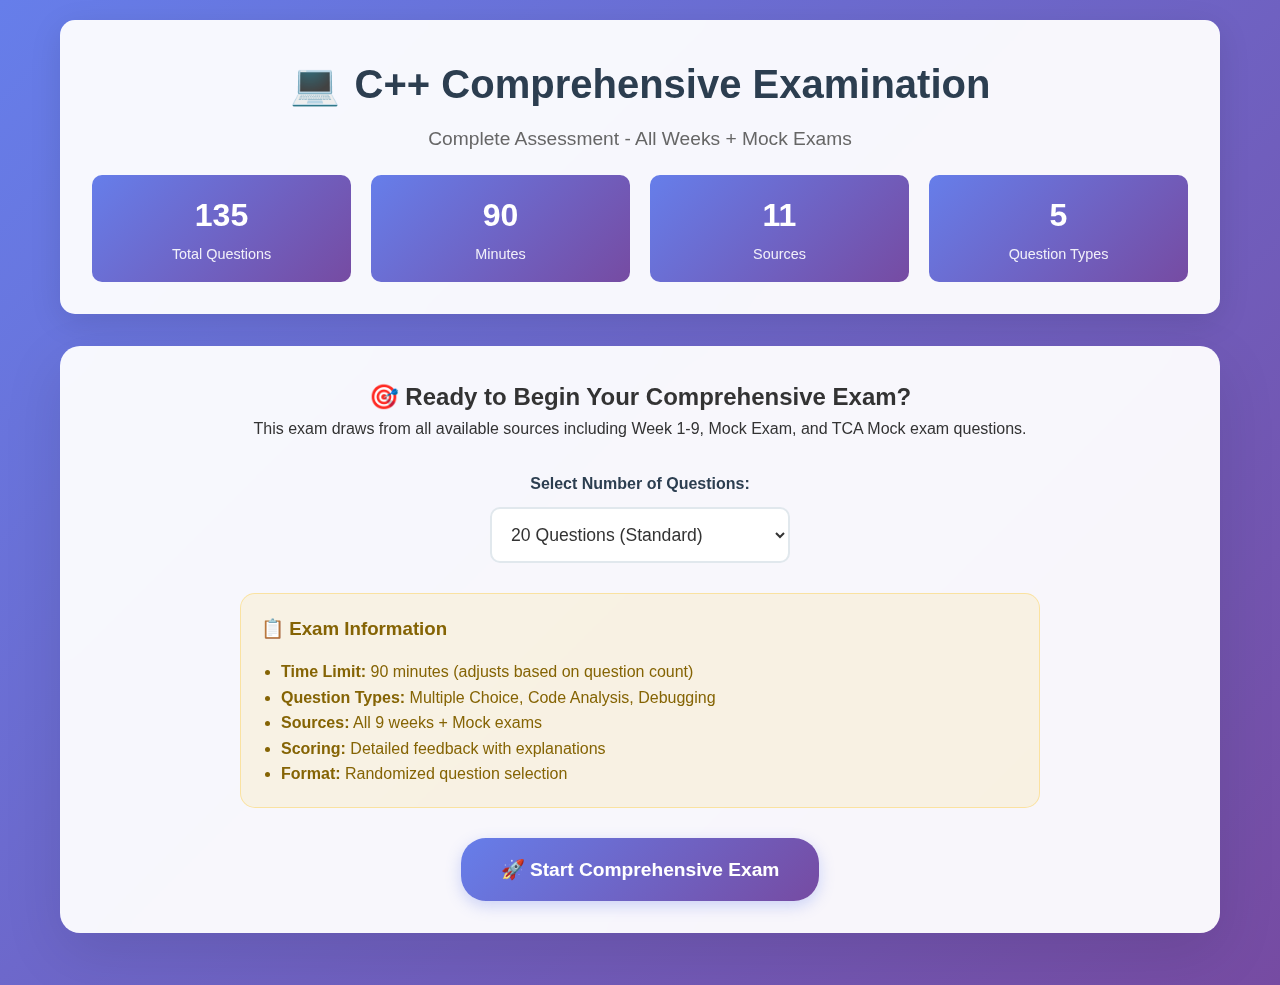
<file: cpp-comprehensive-exam-new.html>
<!DOCTYPE html>
<html lang="en">
<head>
    <meta charset="UTF-8">
    <meta name="viewport" content="width=device-width, initial-scale=1.0">
    <title>C++ Comprehensive Examination - 135+ Questions</title>
    <style>
        /* Reset and base styles */
        * {
            margin: 0;
            padding: 0;
            box-sizing: border-box;
        }

        body {
            font-family: 'Segoe UI', Tahoma, Geneva, Verdana, sans-serif;
            line-height: 1.6;
            color: #333;
            background: linear-gradient(135deg, #667eea 0%, #764ba2 100%);
            min-height: 100vh;
        }

        .container {
            max-width: 1200px;
            margin: 0 auto;
            padding: 20px;
        }

        /* Header Styles */
        header {
            background: rgba(255, 255, 255, 0.95);
            backdrop-filter: blur(10px);
            border-radius: 15px;
            padding: 2rem;
            margin-bottom: 2rem;
            box-shadow: 0 8px 32px rgba(0, 0, 0, 0.1);
            text-align: center;
        }

        header h1 {
            color: #2c3e50;
            font-size: 2.5rem;
            margin-bottom: 0.5rem;
            position: relative;
        }

        header h1::before {
            content: "💻";
            margin-right: 15px;
        }

        .subtitle {
            color: #666;
            font-size: 1.2rem;
            margin-bottom: 1rem;
        }

        .loading-stats {
            display: grid;
            grid-template-columns: repeat(auto-fit, minmax(150px, 1fr));
            gap: 20px;
            margin-top: 20px;
        }

        .loading-stat {
            background: linear-gradient(135deg, #667eea, #764ba2);
            color: white;
            padding: 15px;
            border-radius: 10px;
            text-align: center;
        }

        .loading-stat .number {
            font-size: 2rem;
            font-weight: bold;
            display: block;
        }

        .loading-stat .label {
            font-size: 0.9rem;
            opacity: 0.9;
        }

        /* Screen Styles */
        .screen {
            display: none;
            background: rgba(255, 255, 255, 0.95);
            backdrop-filter: blur(10px);
            border-radius: 20px;
            padding: 2rem;
            box-shadow: 0 20px 60px rgba(0, 0, 0, 0.1);
            margin-bottom: 2rem;
        }

        .screen.active {
            display: block;
            animation: slideIn 0.5s ease;
        }

        @keyframes slideIn {
            from {
                opacity: 0;
                transform: translateY(30px);
            }
            to {
                opacity: 1;
                transform: translateY(0);
            }
        }

        /* Welcome Screen */
        .welcome-content {
            text-align: center;
            max-width: 800px;
            margin: 0 auto;
        }

        .question-selector {
            margin: 30px 0;
        }

        .question-selector label {
            display: block;
            font-weight: 600;
            margin-bottom: 10px;
            color: #2c3e50;
        }

        .question-selector select {
            width: 100%;
            max-width: 300px;
            padding: 15px;
            border: 2px solid #e1e8ed;
            border-radius: 10px;
            font-size: 1.1rem;
            background: white;
            color: #333;
        }

        .exam-info {
            background: rgba(255, 193, 7, 0.1);
            border: 1px solid rgba(255, 193, 7, 0.3);
            border-radius: 15px;
            padding: 20px;
            margin: 30px 0;
            text-align: left;
        }

        .exam-info h3 {
            color: #856404;
            margin-bottom: 15px;
        }

        .exam-info ul {
            color: #856404;
            margin-left: 20px;
        }

        /* Question Screen */
        .question-header {
            display: flex;
            justify-content: space-between;
            align-items: center;
            margin-bottom: 30px;
            flex-wrap: wrap;
            gap: 20px;
        }

        .question-progress {
            background: linear-gradient(135deg, #667eea, #764ba2);
            color: white;
            padding: 15px 25px;
            border-radius: 25px;
            font-weight: 600;
        }

        .timer {
            background: #28a745;
            color: white;
            padding: 15px 25px;
            border-radius: 25px;
            font-weight: 600;
            display: none;
        }

        .timer.warning {
            background: #ffc107;
            color: #000;
        }

        .timer.critical {
            background: #dc3545;
            color: white;
            animation: pulse 1s infinite;
        }

        @keyframes pulse {
            0%, 100% { transform: scale(1); }
            50% { transform: scale(1.05); }
        }

        .question-card {
            background: white;
            border-radius: 15px;
            padding: 30px;
            margin-bottom: 30px;
            box-shadow: 0 5px 20px rgba(0, 0, 0, 0.1);
            border-left: 5px solid #4ECDC4;
        }

        .question-meta {
            display: flex;
            gap: 15px;
            margin-bottom: 20px;
            flex-wrap: wrap;
        }

        .meta-badge {
            background: #e9ecef;
            color: #495057;
            padding: 5px 12px;
            border-radius: 20px;
            font-size: 0.85rem;
            font-weight: 500;
        }

        .meta-badge.source {
            background: linear-gradient(135deg, #4ECDC4, #44A08D);
            color: white;
        }

        .question-text {
            font-size: 1.2rem;
            color: #2c3e50;
            margin-bottom: 20px;
            line-height: 1.6;
        }

        .code-block {
            background: #2d3748;
            color: #e2e8f0;
            padding: 20px;
            border-radius: 10px;
            margin: 20px 0;
            overflow-x: auto;
            font-family: 'Courier New', Consolas, monospace;
        }

        .options {
            margin: 25px 0;
        }

        .option {
            background: rgba(102, 126, 234, 0.05);
            border: 2px solid #e1e8ed;
            border-radius: 10px;
            padding: 15px;
            margin: 10px 0;
            cursor: pointer;
            transition: all 0.3s ease;
            display: flex;
            align-items: center;
            gap: 15px;
        }

        .option:hover {
            border-color: #667eea;
            background: rgba(102, 126, 234, 0.1);
        }

        .option.selected {
            border-color: #4ECDC4;
            background: rgba(78, 205, 196, 0.1);
        }

        .option.correct {
            border-color: #28a745;
            background: rgba(40, 167, 69, 0.1);
        }

        .option.incorrect {
            border-color: #dc3545;
            background: rgba(220, 53, 69, 0.1);
        }

        .option-letter {
            background: #667eea;
            color: white;
            width: 30px;
            height: 30px;
            border-radius: 50%;
            display: flex;
            align-items: center;
            justify-content: center;
            font-weight: bold;
            flex-shrink: 0;
        }

        .option.correct .option-letter {
            background: #28a745;
        }

        .option.incorrect .option-letter {
            background: #dc3545;
        }

        /* Navigation */
        .navigation {
            display: flex;
            justify-content: space-between;
            align-items: center;
            margin-top: 30px;
            gap: 20px;
            flex-wrap: wrap;
        }

        .btn {
            padding: 15px 30px;
            border: none;
            border-radius: 25px;
            font-size: 1rem;
            font-weight: 600;
            cursor: pointer;
            text-decoration: none;
            display: inline-flex;
            align-items: center;
            gap: 10px;
            transition: all 0.3s ease;
        }

        .btn-primary {
            background: linear-gradient(135deg, #667eea, #764ba2);
            color: white;
            box-shadow: 0 5px 15px rgba(102, 126, 234, 0.3);
        }

        .btn-primary:hover {
            transform: translateY(-2px);
            box-shadow: 0 8px 25px rgba(102, 126, 234, 0.4);
        }

        .btn-secondary {
            background: #6c757d;
            color: white;
        }

        .btn-secondary:hover {
            background: #5a6268;
            transform: translateY(-2px);
        }

        .btn-success {
            background: #28a745;
            color: white;
        }

        .btn-warning {
            background: #ffc107;
            color: #000;
        }

        .btn-large {
            padding: 20px 40px;
            font-size: 1.2rem;
        }

        /* Results Screen */
        .results-summary {
            text-align: center;
            margin-bottom: 40px;
        }

        .score-display {
            font-size: 4rem;
            font-weight: bold;
            margin: 20px 0;
        }

        .score-excellent { color: #28a745; }
        .score-good { color: #17a2b8; }
        .score-average { color: #ffc107; }
        .score-poor { color: #dc3545; }

        .results-grid {
            display: grid;
            grid-template-columns: repeat(auto-fit, minmax(200px, 1fr));
            gap: 20px;
            margin: 30px 0;
        }

        .result-stat {
            background: white;
            padding: 20px;
            border-radius: 15px;
            text-align: center;
            box-shadow: 0 5px 15px rgba(0, 0, 0, 0.1);
        }

        .result-stat .number {
            font-size: 2.5rem;
            font-weight: bold;
            margin-bottom: 10px;
        }

        .result-stat .label {
            color: #666;
            font-size: 0.9rem;
        }

        /* Loading State */
        .loading {
            text-align: center;
            padding: 40px;
        }

        .loading-spinner {
            width: 50px;
            height: 50px;
            border: 5px solid #e1e8ed;
            border-top: 5px solid #667eea;
            border-radius: 50%;
            animation: spin 1s linear infinite;
            margin: 0 auto 20px;
        }

        @keyframes spin {
            0% { transform: rotate(0deg); }
            100% { transform: rotate(360deg); }
        }

        /* Responsive Design */
        @media (max-width: 768px) {
            .container {
                padding: 10px;
            }
            
            header {
                padding: 1.5rem;
            }
            
            header h1 {
                font-size: 2rem;
            }
            
            .question-header {
                flex-direction: column;
                align-items: stretch;
            }
            
            .navigation {
                flex-direction: column;
            }
            
            .btn {
                width: 100%;
                justify-content: center;
            }
            
            .loading-stats {
                grid-template-columns: repeat(2, 1fr);
            }
        }

        /* Modal Styles */
        .modal {
            position: fixed;
            top: 0;
            left: 0;
            width: 100%;
            height: 100%;
            background: rgba(0, 0, 0, 0.8);
            backdrop-filter: blur(5px);
            z-index: 1000;
            display: none;
            align-items: center;
            justify-content: center;
            padding: 20px;
        }

        .modal.active {
            display: flex;
        }

        .modal-content {
            background: white;
            border-radius: 20px;
            padding: 30px;
            max-width: 500px;
            width: 100%;
            text-align: center;
            box-shadow: 0 20px 60px rgba(0, 0, 0, 0.3);
        }

        .modal h3 {
            color: #2c3e50;
            margin-bottom: 15px;
        }

        .modal p {
            color: #666;
            margin-bottom: 25px;
        }
    </style>
</head>
<body>
    <div class="container">
        <!-- Header -->
        <header>
            <h1>C++ Comprehensive Examination</h1>
            <p class="subtitle">Complete Assessment - All Weeks + Mock Exams</p>
            <div class="loading-stats">
                <div class="loading-stat">
                    <span class="number" id="total-questions">Loading...</span>
                    <span class="label">Total Questions</span>
                </div>
                <div class="loading-stat">
                    <span class="number">90</span>
                    <span class="label">Minutes</span>
                </div>
                <div class="loading-stat">
                    <span class="number" id="source-count">Loading...</span>
                    <span class="label">Sources</span>
                </div>
                <div class="loading-stat">
                    <span class="number">5</span>
                    <span class="label">Question Types</span>
                </div>
            </div>
        </header>

        <!-- Loading Screen -->
        <div id="loading-screen" class="screen active">
            <div class="loading">
                <div class="loading-spinner"></div>
                <h2>Loading Question Bank...</h2>
                <p>Gathering questions from all weeks and mock exams...</p>
                <div id="loading-progress"></div>
            </div>
        </div>

        <!-- Welcome Screen -->
        <div id="welcome-screen" class="screen">
            <div class="welcome-content">
                <h2>🎯 Ready to Begin Your Comprehensive Exam?</h2>
                <p>This exam draws from all available sources including Week 1-9, Mock Exam, and TCA Mock exam questions.</p>
                
                <div class="question-selector">
                    <label for="question-count">Select Number of Questions:</label>
                    <select id="question-count">
                        <option value="10">10 Questions (Quick Test)</option>
                        <option value="20" selected>20 Questions (Standard)</option>
                        <option value="30">30 Questions (Extended)</option>
                        <option value="50">50 Questions (Comprehensive)</option>
                        <option value="100">100 Questions (Full Assessment)</option>
                        <option value="all">All Available Questions</option>
                    </select>
                </div>

                <div class="exam-info">
                    <h3>📋 Exam Information</h3>
                    <ul>
                        <li><strong>Time Limit:</strong> 90 minutes (adjusts based on question count)</li>
                        <li><strong>Question Types:</strong> Multiple Choice, Code Analysis, Debugging</li>
                        <li><strong>Sources:</strong> All 9 weeks + Mock exams</li>
                        <li><strong>Scoring:</strong> Detailed feedback with explanations</li>
                        <li><strong>Format:</strong> Randomized question selection</li>
                    </ul>
                </div>

                <button class="btn btn-primary btn-large" onclick="exam.startExam()">
                    🚀 Start Comprehensive Exam
                </button>
            </div>
        </div>

        <!-- Question Screen -->
        <div id="question-screen" class="screen">
            <div class="question-header">
                <div class="question-progress" id="question-progress">
                    Question 1 of 20
                </div>
                <div class="timer" id="timer">
                    ⏰ Time: <span id="time-remaining">90:00</span>
                </div>
            </div>

            <div id="question-container">
                <!-- Questions will be loaded here -->
            </div>

            <div class="navigation">
                <button class="btn btn-secondary" onclick="exam.previousQuestion()" id="prev-btn" disabled>
                    ← Previous
                </button>
                <button class="btn btn-warning" onclick="exam.showReviewScreen()">
                    📝 Review Answers
                </button>
                <button class="btn btn-primary" onclick="exam.nextQuestion()" id="next-btn">
                    Next →
                </button>
            </div>
        </div>

        <!-- Review Screen -->
        <div id="review-screen" class="screen">
            <h2>📝 Review Your Answers</h2>
            <div id="review-container">
                <!-- Review content will be loaded here -->
            </div>
            <div class="navigation">
                <button class="btn btn-secondary" onclick="exam.showQuestionScreen()">
                    ← Back to Questions
                </button>
                <button class="btn btn-warning" onclick="exam.submitExam()">
                    📤 Submit Exam
                </button>
            </div>
        </div>

        <!-- Results Screen -->
        <div id="results-screen" class="screen">
            <div class="results-summary">
                <h2>🏆 Examination Results</h2>
                <div class="score-display" id="final-score">85%</div>
                <div id="score-message">Excellent Performance!</div>
            </div>
            
            <div class="results-grid">
                <div class="result-stat">
                    <div class="number" id="correct-count">17</div>
                    <div class="label">Correct Answers</div>
                </div>
                <div class="result-stat">
                    <div class="number" id="total-answered">20</div>
                    <div class="label">Total Questions</div>
                </div>
                <div class="result-stat">
                    <div class="number" id="time-taken">45:30</div>
                    <div class="label">Time Taken</div>
                </div>
                <div class="result-stat">
                    <div class="number" id="accuracy-rate">85%</div>
                    <div class="label">Accuracy Rate</div>
                </div>
            </div>

            <div id="detailed-results">
                <!-- Detailed results will be loaded here -->
            </div>

            <div class="navigation">
                <button class="btn btn-secondary" onclick="exam.showWelcomeScreen()">
                    🔄 Take Another Exam
                </button>
                <button class="btn btn-success" onclick="exam.downloadResults()">
                    💾 Download Results
                </button>
            </div>
        </div>
    </div>

    <!-- Modal for confirmations -->
    <div id="modal" class="modal">
        <div class="modal-content">
            <h3 id="modal-title">Confirm Action</h3>
            <p id="modal-message">Are you sure?</p>
            <div style="margin-top: 2rem;">
                <button class="btn btn-secondary" onclick="exam.hideModal()">Cancel</button>
                <button class="btn btn-primary" id="modal-confirm" onclick="exam.confirmAction()">Confirm</button>
            </div>
        </div>
    </div>

    <!-- Dynamic Question Loading Scripts -->
    <script src="js/week1-questions.js"></script>
    <script src="js/week2-questions.js"></script>
    <script src="js/week3-questions.js"></script>
    <script src="js/week4-questions.js"></script>
    <script src="js/week5-questions.js"></script>
    <script src="js/week6-questions.js"></script>
    <script src="js/week7-questions.js"></script>
    <script src="js/week8-questions.js"></script>
    <script src="js/week9-questions.js"></script>
    <script src="js/mock-exam.js"></script>
    <script src="js/tca-mock.js"></script>

    <script>
        // Comprehensive Exam Application
        class CppComprehensiveExam {
            constructor() {
                this.allQuestions = [];
                this.selectedQuestions = [];
                this.currentQuestionIndex = 0;
                this.userAnswers = {};
                this.startTime = null;
                this.timeLimit = 90 * 60; // 90 minutes in seconds
                this.timer = null;
                this.isSubmitted = false;
                this.loadingComplete = false;
            }

            async init() {
                console.log('🚀 Initializing Comprehensive Exam...');
                
                // Wait for all scripts to load
                await this.waitForScripts();
                
                // Load all questions from external sources
                await this.loadAllQuestions();
                
                // Update UI with loaded question count
                this.updateLoadingStats();
                
                // Show welcome screen
                this.showWelcomeScreen();
                
                // Bind events
                this.bindEvents();
                
                this.loadingComplete = true;
                console.log('✅ Comprehensive Exam ready!');
            }

            async waitForScripts() {
                // Wait for all question data to be available
                let attempts = 0;
                const maxAttempts = 50; // 5 seconds max
                
                while (attempts < maxAttempts) {
                    const sourcesLoaded = this.checkSourcesLoaded();
                    if (sourcesLoaded >= 8) { // At least 8 sources should be loaded
                        console.log(`✅ ${sourcesLoaded} question sources loaded`);
                        break;
                    }
                    
                    console.log(`⏳ Waiting for scripts... (${sourcesLoaded} sources loaded)`);
                    await new Promise(resolve => setTimeout(resolve, 100));
                    attempts++;
                }
            }

            checkSourcesLoaded() {
                let loaded = 0;
                const sources = [
                    'week1Data', 'week2Data', 'week3Data', 'week4Data', 'week5Data',
                    'week6Data', 'week7Data', 'week8Data', 'week9Data', 'mockExamData', 'tcaMockData'
                ];
                
                sources.forEach(source => {
                    if (window[source] && window[source].questions) {
                        loaded++;
                    }
                });
                
                return loaded;
            }

            async loadAllQuestions() {
                console.log('📚 Loading questions from all sources...');
                
                const sources = {
                    'Week 1': window.week1Data,
                    'Week 2': window.week2Data,
                    'Week 3': window.week3Data,
                    'Week 4': window.week4Data,
                    'Week 5': window.week5Data,
                    'Week 6': window.week6Data,
                    'Week 7': window.week7Data,
                    'Week 8': window.week8Data,
                    'Week 9': window.week9Data,
                    'Mock Exam': window.mockExamData,
                    'TCA Mock': window.tcaMockData
                };

                let totalLoaded = 0;

                for (const [sourceName, sourceData] of Object.entries(sources)) {
                    if (sourceData && sourceData.questions && Array.isArray(sourceData.questions)) {
                        sourceData.questions.forEach((question, index) => {
                            this.allQuestions.push({
                                ...question,
                                source: sourceName,
                                originalId: question.id,
                                id: `${sourceName.toLowerCase().replace(/\s+/g, '_')}_${question.id || index}`
                            });
                        });
                        totalLoaded += sourceData.questions.length;
                        console.log(`📝 Added ${sourceData.questions.length} questions from ${sourceName}`);
                    } else {
                        console.warn(`⚠️ No questions found in ${sourceName}`);
                    }
                }

                console.log(`🎯 Total questions loaded: ${totalLoaded}`);
                return totalLoaded;
            }

            updateLoadingStats() {
                document.getElementById('total-questions').textContent = this.allQuestions.length;
                document.getElementById('source-count').textContent = new Set(this.allQuestions.map(q => q.source)).size;
                
                // Update loading progress
                const progress = document.getElementById('loading-progress');
                progress.innerHTML = `
                    <p>✅ Loaded ${this.allQuestions.length} questions from ${new Set(this.allQuestions.map(q => q.source)).size} sources</p>
                    <p>Sources: ${Array.from(new Set(this.allQuestions.map(q => q.source))).join(', ')}</p>
                `;
            }

            bindEvents() {
                // Prevent accidental page refresh during exam
                window.addEventListener('beforeunload', (event) => {
                    if (this.startTime && !this.isSubmitted) {
                        event.preventDefault();
                        event.returnValue = 'Your exam progress will be lost. Are you sure you want to leave?';
                        return event.returnValue;
                    }
                });
            }

            showWelcomeScreen() {
                this.hideAllScreens();
                document.getElementById('welcome-screen').classList.add('active');
            }

            showQuestionScreen() {
                this.hideAllScreens();
                document.getElementById('question-screen').classList.add('active');
                this.displayCurrentQuestion();
            }

            showReviewScreen() {
                this.hideAllScreens();
                document.getElementById('review-screen').classList.add('active');
                this.displayReview();
            }

            showResultsScreen() {
                this.hideAllScreens();
                document.getElementById('results-screen').classList.add('active');
                this.displayResults();
            }

            hideAllScreens() {
                const screens = document.querySelectorAll('.screen');
                screens.forEach(screen => screen.classList.remove('active'));
            }

            startExam() {
                if (!this.loadingComplete) {
                    alert('⏳ Please wait for all questions to load before starting the exam.');
                    return;
                }

                const questionCount = document.getElementById('question-count').value;
                
                // Randomly select questions
                if (questionCount === 'all') {
                    this.selectedQuestions = [...this.allQuestions];
                } else {
                    this.selectedQuestions = this.getRandomQuestions(parseInt(questionCount));
                }
                
                // Adjust time limit based on question count
                this.timeLimit = Math.max(30, this.selectedQuestions.length * 2) * 60; // 2 minutes per question, minimum 30 minutes
                
                this.currentQuestionIndex = 0;
                this.userAnswers = {};
                this.startTime = new Date();
                this.isSubmitted = false;
                
                // Start timer
                this.startTimer();
                
                // Show first question
                this.showQuestionScreen();
            }

            getRandomQuestions(count) {
                const shuffled = [...this.allQuestions].sort(() => 0.5 - Math.random());
                return shuffled.slice(0, count);
            }

            startTimer() {
                document.getElementById('timer').style.display = 'block';
                
                this.timer = setInterval(() => {
                    const elapsed = Math.floor((new Date() - this.startTime) / 1000);
                    const remaining = this.timeLimit - elapsed;
                    
                    if (remaining <= 0) {
                        this.timeUp();
                        return;
                    }
                    
                    this.updateTimerDisplay(remaining);
                }, 1000);
            }

            updateTimerDisplay(seconds) {
                const minutes = Math.floor(seconds / 60);
                const secs = seconds % 60;
                const timeString = `${minutes}:${secs.toString().padStart(2, '0')}`;
                
                document.getElementById('time-remaining').textContent = timeString;
                
                const timerElement = document.getElementById('timer');
                if (seconds <= 300) { // 5 minutes
                    timerElement.className = 'timer critical';
                } else if (seconds <= 600) { // 10 minutes
                    timerElement.className = 'timer warning';
                } else {
                    timerElement.className = 'timer';
                }
            }

            timeUp() {
                clearInterval(this.timer);
                this.showModal('⏰ Time Up!', 'Your exam time has expired. The exam will be submitted automatically.', () => {
                    this.submitExam();
                });
            }

            displayCurrentQuestion() {
                const question = this.selectedQuestions[this.currentQuestionIndex];
                const container = document.getElementById('question-container');
                
                container.innerHTML = `
                    <div class="question-card">
                        <div class="question-meta">
                            <span class="meta-badge source">${question.source}</span>
                            <span class="meta-badge">${question.type || 'Multiple Choice'}</span>
                            <span class="meta-badge">${question.difficulty || 'Medium'}</span>
                            ${question.topic ? `<span class="meta-badge">${question.topic}</span>` : ''}
                        </div>
                        
                        <div class="question-text">${question.question}</div>
                        
                        ${question.code ? `
                            <div class="code-block"><pre><code>${this.escapeHtml(question.code)}</code></pre></div>
                        ` : ''}
                        
                        ${question.options ? this.createOptionsHTML(question) : ''}
                    </div>
                `;
                
                // Update progress
                document.getElementById('question-progress').textContent = 
                    `Question ${this.currentQuestionIndex + 1} of ${this.selectedQuestions.length}`;
                
                // Update navigation buttons
                document.getElementById('prev-btn').disabled = this.currentQuestionIndex === 0;
                document.getElementById('next-btn').textContent = 
                    this.currentQuestionIndex === this.selectedQuestions.length - 1 ? 'Finish' : 'Next →';
            }

            createOptionsHTML(question) {
                if (!question.options) return '';
                
                let html = '<div class="options">';
                question.options.forEach((option, index) => {
                    const isSelected = this.userAnswers[question.id] === index;
                    html += `
                        <div class="option ${isSelected ? 'selected' : ''}" onclick="exam.selectAnswer(${index})">
                            <span class="option-letter">${String.fromCharCode(65 + index)}</span>
                            <span class="option-text">${option}</span>
                        </div>
                    `;
                });
                html += '</div>';
                return html;
            }

            selectAnswer(answerIndex) {
                const question = this.selectedQuestions[this.currentQuestionIndex];
                this.userAnswers[question.id] = answerIndex;
                
                // Update UI
                const options = document.querySelectorAll('.option');
                options.forEach((option, index) => {
                    option.classList.toggle('selected', index === answerIndex);
                });
            }

            nextQuestion() {
                if (this.currentQuestionIndex < this.selectedQuestions.length - 1) {
                    this.currentQuestionIndex++;
                    this.displayCurrentQuestion();
                } else {
                    this.showReviewScreen();
                }
            }

            previousQuestion() {
                if (this.currentQuestionIndex > 0) {
                    this.currentQuestionIndex--;
                    this.displayCurrentQuestion();
                }
            }

            displayReview() {
                const container = document.getElementById('review-container');
                let html = '<div class="review-grid">';
                
                this.selectedQuestions.forEach((question, index) => {
                    const answered = this.userAnswers[question.id] !== undefined;
                    const isCorrect = answered && this.userAnswers[question.id] === question.correct;
                    
                    html += `
                        <div class="review-item ${answered ? (isCorrect ? 'correct' : 'incorrect') : 'unanswered'}" 
                             onclick="exam.goToQuestion(${index})">
                            <span class="review-number">${index + 1}</span>
                            <span class="review-status">${answered ? (isCorrect ? '✓' : '✗') : '?'}</span>
                        </div>
                    `;
                });
                
                html += '</div>';
                container.innerHTML = html;
            }

            goToQuestion(index) {
                this.currentQuestionIndex = index;
                this.showQuestionScreen();
            }

            submitExam() {
                this.showModal(
                    '📤 Submit Exam?', 
                    'Are you sure you want to submit your exam? This action cannot be undone.',
                    () => {
                        this.isSubmitted = true;
                        clearInterval(this.timer);
                        this.calculateResults();
                        this.showResultsScreen();
                    }
                );
            }

            calculateResults() {
                let correct = 0;
                let total = this.selectedQuestions.length;
                
                this.selectedQuestions.forEach(question => {
                    if (this.userAnswers[question.id] === question.correct) {
                        correct++;
                    }
                });
                
                const percentage = Math.round((correct / total) * 100);
                const timeTaken = this.startTime ? Math.floor((new Date() - this.startTime) / 1000) : 0;
                
                this.results = {
                    correct,
                    total,
                    percentage,
                    timeTaken,
                    grade: this.calculateGrade(percentage)
                };
            }

            calculateGrade(percentage) {
                if (percentage >= 90) return { text: 'Excellent', class: 'score-excellent' };
                if (percentage >= 80) return { text: 'Good', class: 'score-good' };
                if (percentage >= 70) return { text: 'Average', class: 'score-average' };
                return { text: 'Needs Improvement', class: 'score-poor' };
            }

            displayResults() {
                const { correct, total, percentage, timeTaken, grade } = this.results;
                
                document.getElementById('final-score').textContent = `${percentage}%`;
                document.getElementById('final-score').className = `score-display ${grade.class}`;
                document.getElementById('score-message').textContent = grade.text;
                
                document.getElementById('correct-count').textContent = correct;
                document.getElementById('total-answered').textContent = total;
                document.getElementById('time-taken').textContent = this.formatTime(timeTaken);
                document.getElementById('accuracy-rate').textContent = `${percentage}%`;
                
                // Show detailed results
                this.displayDetailedResults();
            }

            displayDetailedResults() {
                const container = document.getElementById('detailed-results');
                let html = '<h3>📊 Detailed Results</h3><div class="detailed-grid">';
                
                this.selectedQuestions.forEach((question, index) => {
                    const userAnswer = this.userAnswers[question.id];
                    const isCorrect = userAnswer === question.correct;
                    const answered = userAnswer !== undefined;
                    
                    html += `
                        <div class="result-detail ${isCorrect ? 'correct' : 'incorrect'}">
                            <div class="result-header">
                                <span class="result-number">Q${index + 1}</span>
                                <span class="result-source">${question.source}</span>
                                <span class="result-status">${isCorrect ? '✓ Correct' : (answered ? '✗ Incorrect' : '? Unanswered')}</span>
                            </div>
                            <div class="result-question">${question.question}</div>
                            ${answered ? `
                                <div class="result-answer">
                                    Your answer: ${question.options ? question.options[userAnswer] : 'N/A'}
                                </div>
                            ` : ''}
                            ${!isCorrect && question.options ? `
                                <div class="result-correct">
                                    Correct answer: ${question.options[question.correct]}
                                </div>
                            ` : ''}
                            ${question.explanation ? `
                                <div class="result-explanation">${question.explanation}</div>
                            ` : ''}
                        </div>
                    `;
                });
                
                html += '</div>';
                container.innerHTML = html;
            }

            formatTime(seconds) {
                const minutes = Math.floor(seconds / 60);
                const secs = seconds % 60;
                return `${minutes}:${secs.toString().padStart(2, '0')}`;
            }

            downloadResults() {
                const { correct, total, percentage, timeTaken } = this.results;
                const content = `
C++ Comprehensive Examination Results
=====================================

Score: ${correct}/${total} (${percentage}%)
Time Taken: ${this.formatTime(timeTaken)}
Date: ${new Date().toLocaleDateString()}

Questions from: ${Array.from(new Set(this.selectedQuestions.map(q => q.source))).join(', ')}

Detailed Results:
${this.selectedQuestions.map((q, i) => {
    const userAnswer = this.userAnswers[q.id];
    const isCorrect = userAnswer === q.correct;
    return `Q${i+1}: ${isCorrect ? 'CORRECT' : 'INCORRECT'} - ${q.source}`;
}).join('\n')}
                `.trim();
                
                const blob = new Blob([content], { type: 'text/plain' });
                const url = URL.createObjectURL(blob);
                const a = document.createElement('a');
                a.href = url;
                a.download = `cpp-exam-results-${new Date().toISOString().split('T')[0]}.txt`;
                a.click();
                URL.revokeObjectURL(url);
            }

            showModal(title, message, confirmCallback) {
                document.getElementById('modal-title').textContent = title;
                document.getElementById('modal-message').textContent = message;
                document.getElementById('modal').classList.add('active');
                
                this.modalConfirmCallback = confirmCallback;
            }

            hideModal() {
                document.getElementById('modal').classList.remove('active');
                this.modalConfirmCallback = null;
            }

            confirmAction() {
                if (this.modalConfirmCallback) {
                    this.modalConfirmCallback();
                }
                this.hideModal();
            }

            escapeHtml(text) {
                const div = document.createElement('div');
                div.textContent = text;
                return div.innerHTML;
            }
        }

        // Initialize the exam application
        const exam = new CppComprehensiveExam();

        // Start the application when page loads
        document.addEventListener('DOMContentLoaded', () => {
            exam.init();
        });
    </script>
</body>
</html>
</file>
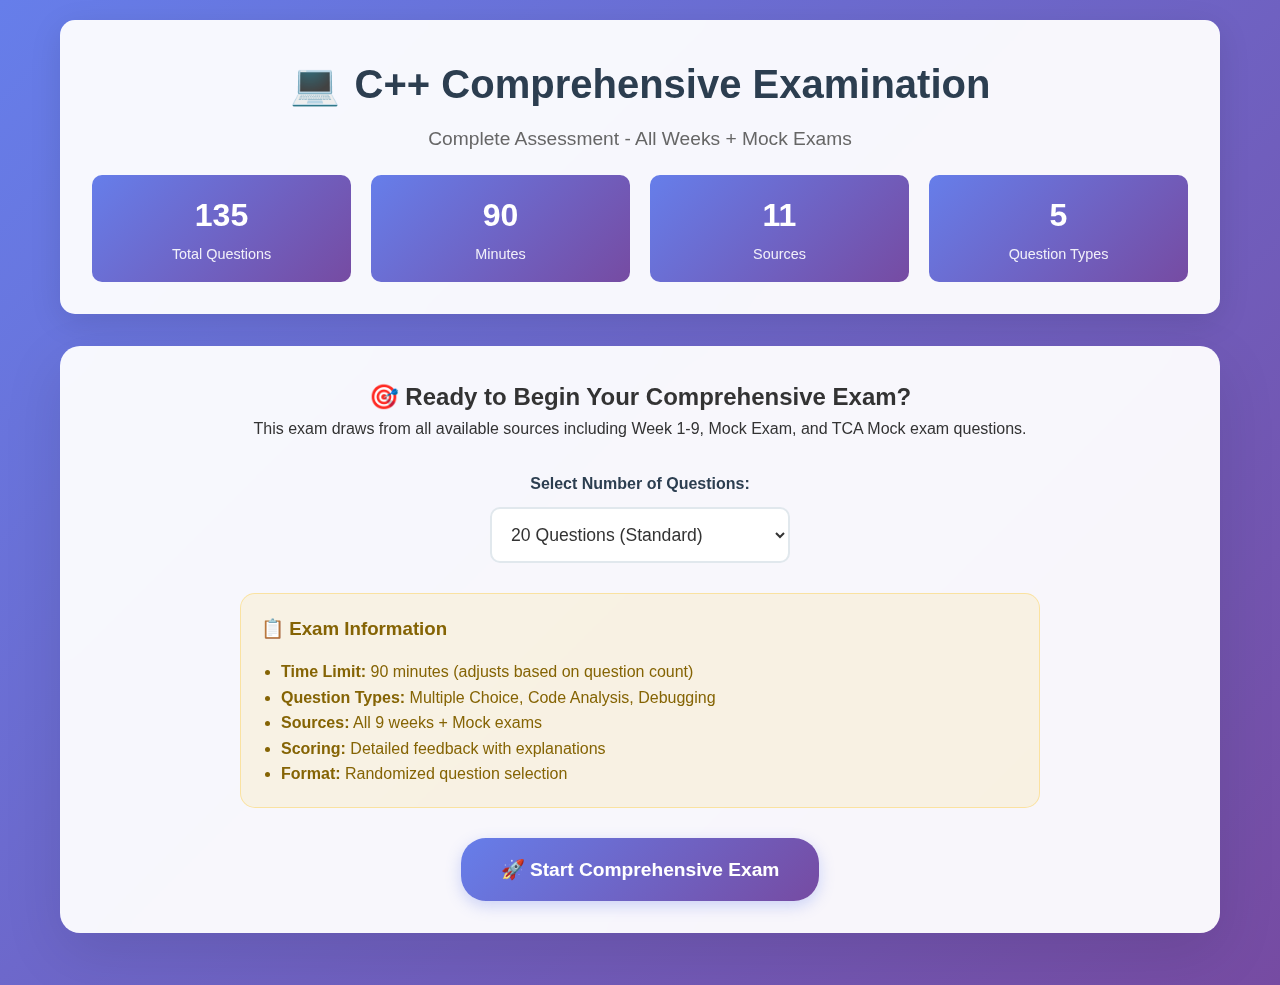
<file: cpp-comprehensive-exam.html>
<!DOCTYPE html>
<html lang="en">
<head>
    <meta charset="UTF-8">
    <meta name="viewport" content="width=device-width, initial-scale=1.0">
    <title>C++ Comprehensive Examination - 135+ Questions</title>
    <style>
        /* Reset and base styles */
        * {
            margin: 0;
            padding: 0;
            box-sizing: border-box;
        }

        body {
            font-family: 'Segoe UI', Tahoma, Geneva, Verdana, sans-serif;
            line-height: 1.6;
            color: #333;
            background: linear-gradient(135deg, #667eea 0%, #764ba2 100%);
            min-height: 100vh;
        }

        .container {
            max-width: 1200px;
            margin: 0 auto;
            padding: 20px;
        }

        /* Header Styles */
        header {
            background: rgba(255, 255, 255, 0.95);
            backdrop-filter: blur(10px);
            border-radius: 15px;
            padding: 2rem;
            margin-bottom: 2rem;
            box-shadow: 0 8px 32px rgba(0, 0, 0, 0.1);
            text-align: center;
        }

        header h1 {
            color: #2c3e50;
            font-size: 2.5rem;
            margin-bottom: 0.5rem;
            position: relative;
        }

        header h1::before {
            content: "💻";
            margin-right: 15px;
        }

        .subtitle {
            color: #666;
            font-size: 1.2rem;
            margin-bottom: 1rem;
        }

        .loading-stats {
            display: grid;
            grid-template-columns: repeat(auto-fit, minmax(150px, 1fr));
            gap: 20px;
            margin-top: 20px;
        }

        .loading-stat {
            background: linear-gradient(135deg, #667eea, #764ba2);
            color: white;
            padding: 15px;
            border-radius: 10px;
            text-align: center;
        }

        .loading-stat .number {
            font-size: 2rem;
            font-weight: bold;
            display: block;
        }

        .loading-stat .label {
            font-size: 0.9rem;
            opacity: 0.9;
        }

        /* Screen Styles */
        .screen {
            display: none;
            background: rgba(255, 255, 255, 0.95);
            backdrop-filter: blur(10px);
            border-radius: 20px;
            padding: 2rem;
            box-shadow: 0 20px 60px rgba(0, 0, 0, 0.1);
            margin-bottom: 2rem;
        }

        .screen.active {
            display: block;
            animation: slideIn 0.5s ease;
        }

        @keyframes slideIn {
            from {
                opacity: 0;
                transform: translateY(30px);
            }
            to {
                opacity: 1;
                transform: translateY(0);
            }
        }

        /* Welcome Screen */
        .welcome-content {
            text-align: center;
            max-width: 800px;
            margin: 0 auto;
        }

        .question-selector {
            margin: 30px 0;
        }

        .question-selector label {
            display: block;
            font-weight: 600;
            margin-bottom: 10px;
            color: #2c3e50;
        }

        .question-selector select {
            width: 100%;
            max-width: 300px;
            padding: 15px;
            border: 2px solid #e1e8ed;
            border-radius: 10px;
            font-size: 1.1rem;
            background: white;
            color: #333;
        }

        .exam-info {
            background: rgba(255, 193, 7, 0.1);
            border: 1px solid rgba(255, 193, 7, 0.3);
            border-radius: 15px;
            padding: 20px;
            margin: 30px 0;
            text-align: left;
        }

        .exam-info h3 {
            color: #856404;
            margin-bottom: 15px;
        }

        .exam-info ul {
            color: #856404;
            margin-left: 20px;
        }

        /* Question Screen */
        .question-header {
            display: flex;
            justify-content: space-between;
            align-items: center;
            margin-bottom: 30px;
            flex-wrap: wrap;
            gap: 20px;
        }

        .question-progress {
            background: linear-gradient(135deg, #667eea, #764ba2);
            color: white;
            padding: 15px 25px;
            border-radius: 25px;
            font-weight: 600;
        }

        .timer {
            background: #28a745;
            color: white;
            padding: 15px 25px;
            border-radius: 25px;
            font-weight: 600;
            display: none;
        }

        .timer.warning {
            background: #ffc107;
            color: #000;
        }

        .timer.critical {
            background: #dc3545;
            color: white;
            animation: pulse 1s infinite;
        }

        @keyframes pulse {
            0%, 100% { transform: scale(1); }
            50% { transform: scale(1.05); }
        }

        .question-card {
            background: white;
            border-radius: 15px;
            padding: 30px;
            margin-bottom: 30px;
            box-shadow: 0 5px 20px rgba(0, 0, 0, 0.1);
            border-left: 5px solid #4ECDC4;
        }

        .question-meta {
            display: flex;
            gap: 15px;
            margin-bottom: 20px;
            flex-wrap: wrap;
        }

        .meta-badge {
            background: #e9ecef;
            color: #495057;
            padding: 5px 12px;
            border-radius: 20px;
            font-size: 0.85rem;
            font-weight: 500;
        }

        .meta-badge.source {
            background: linear-gradient(135deg, #4ECDC4, #44A08D);
            color: white;
        }

        .question-text {
            font-size: 1.2rem;
            color: #2c3e50;
            margin-bottom: 20px;
            line-height: 1.6;
        }

        .code-block {
            background: #2d3748;
            color: #e2e8f0;
            padding: 20px;
            border-radius: 10px;
            margin: 20px 0;
            overflow-x: auto;
            font-family: 'Courier New', Consolas, monospace;
        }

        .options {
            margin: 25px 0;
        }

        .option {
            background: rgba(102, 126, 234, 0.05);
            border: 2px solid #e1e8ed;
            border-radius: 10px;
            padding: 15px;
            margin: 10px 0;
            cursor: pointer;
            transition: all 0.3s ease;
            display: flex;
            align-items: center;
            gap: 15px;
        }

        .option:hover {
            border-color: #667eea;
            background: rgba(102, 126, 234, 0.1);
        }

        .option.selected {
            border-color: #4ECDC4;
            background: rgba(78, 205, 196, 0.1);
        }

        .option.correct {
            border-color: #28a745;
            background: rgba(40, 167, 69, 0.1);
        }

        .option.incorrect {
            border-color: #dc3545;
            background: rgba(220, 53, 69, 0.1);
        }

        .option-letter {
            background: #667eea;
            color: white;
            width: 30px;
            height: 30px;
            border-radius: 50%;
            display: flex;
            align-items: center;
            justify-content: center;
            font-weight: bold;
            flex-shrink: 0;
        }

        .option.correct .option-letter {
            background: #28a745;
        }

        .option.incorrect .option-letter {
            background: #dc3545;
        }

        /* Navigation */
        .navigation {
            display: flex;
            justify-content: space-between;
            align-items: center;
            margin-top: 30px;
            gap: 20px;
            flex-wrap: wrap;
        }

        .btn {
            padding: 15px 30px;
            border: none;
            border-radius: 25px;
            font-size: 1rem;
            font-weight: 600;
            cursor: pointer;
            text-decoration: none;
            display: inline-flex;
            align-items: center;
            gap: 10px;
            transition: all 0.3s ease;
        }

        .btn-primary {
            background: linear-gradient(135deg, #667eea, #764ba2);
            color: white;
            box-shadow: 0 5px 15px rgba(102, 126, 234, 0.3);
        }

        .btn-primary:hover {
            transform: translateY(-2px);
            box-shadow: 0 8px 25px rgba(102, 126, 234, 0.4);
        }

        .btn-secondary {
            background: #6c757d;
            color: white;
        }

        .btn-secondary:hover {
            background: #5a6268;
            transform: translateY(-2px);
        }

        .btn-success {
            background: #28a745;
            color: white;
        }

        .btn-warning {
            background: #ffc107;
            color: #000;
        }

        .btn-large {
            padding: 20px 40px;
            font-size: 1.2rem;
        }

        /* Results Screen */
        .results-summary {
            text-align: center;
            margin-bottom: 40px;
        }

        .score-display {
            font-size: 4rem;
            font-weight: bold;
            margin: 20px 0;
        }

        .score-excellent { color: #28a745; }
        .score-good { color: #17a2b8; }
        .score-average { color: #ffc107; }
        .score-poor { color: #dc3545; }

        .results-grid {
            display: grid;
            grid-template-columns: repeat(auto-fit, minmax(200px, 1fr));
            gap: 20px;
            margin: 30px 0;
        }

        .result-stat {
            background: white;
            padding: 20px;
            border-radius: 15px;
            text-align: center;
            box-shadow: 0 5px 15px rgba(0, 0, 0, 0.1);
        }

        .result-stat .number {
            font-size: 2.5rem;
            font-weight: bold;
            margin-bottom: 10px;
        }

        .result-stat .label {
            color: #666;
            font-size: 0.9rem;
        }

        /* Loading State */
        .loading {
            text-align: center;
            padding: 40px;
        }

        .loading-spinner {
            width: 50px;
            height: 50px;
            border: 5px solid #e1e8ed;
            border-top: 5px solid #667eea;
            border-radius: 50%;
            animation: spin 1s linear infinite;
            margin: 0 auto 20px;
        }

        @keyframes spin {
            0% { transform: rotate(0deg); }
            100% { transform: rotate(360deg); }
        }

        /* Responsive Design */
        @media (max-width: 768px) {
            .container {
                padding: 10px;
            }
            
            header {
                padding: 1.5rem;
            }
            
            header h1 {
                font-size: 2rem;
            }
            
            .question-header {
                flex-direction: column;
                align-items: stretch;
            }
            
            .navigation {
                flex-direction: column;
            }
            
            .btn {
                width: 100%;
                justify-content: center;
            }
            
            .loading-stats {
                grid-template-columns: repeat(2, 1fr);
            }
        }

        /* Modal Styles */
        .modal {
            position: fixed;
            top: 0;
            left: 0;
            width: 100%;
            height: 100%;
            background: rgba(0, 0, 0, 0.8);
            backdrop-filter: blur(5px);
            z-index: 1000;
            display: none;
            align-items: center;
            justify-content: center;
            padding: 20px;
        }

        .modal.active {
            display: flex;
        }

        .modal-content {
            background: white;
            border-radius: 20px;
            padding: 30px;
            max-width: 500px;
            width: 100%;
            text-align: center;
            box-shadow: 0 20px 60px rgba(0, 0, 0, 0.3);
        }

        .modal h3 {
            color: #2c3e50;
            margin-bottom: 15px;
        }

        .modal p {
            color: #666;
            margin-bottom: 25px;
        }

        /* Review Screen Styles */
        .review-grid {
            display: grid;
            grid-template-columns: repeat(auto-fill, minmax(60px, 1fr));
            gap: 10px;
            margin: 30px 0;
            max-width: 800px;
        }

        .review-item {
            background: white;
            border: 2px solid #e1e8ed;
            border-radius: 10px;
            padding: 15px 10px;
            text-align: center;
            cursor: pointer;
            transition: all 0.3s ease;
            position: relative;
        }

        .review-item:hover {
            transform: translateY(-2px);
            box-shadow: 0 5px 15px rgba(0, 0, 0, 0.1);
        }

        .review-item.correct {
            border-color: #28a745;
            background: rgba(40, 167, 69, 0.1);
        }

        .review-item.incorrect {
            border-color: #dc3545;
            background: rgba(220, 53, 69, 0.1);
        }

        .review-item.unanswered {
            border-color: #ffc107;
            background: rgba(255, 193, 7, 0.1);
        }

        .review-number {
            display: block;
            font-weight: bold;
            font-size: 1.1rem;
            margin-bottom: 5px;
            color: #2c3e50;
        }

        .review-status {
            font-size: 1.2rem;
            font-weight: bold;
        }

        .review-item.correct .review-status {
            color: #28a745;
        }

        .review-item.incorrect .review-status {
            color: #dc3545;
        }

        .review-item.unanswered .review-status {
            color: #ffc107;
        }

        /* Detailed Results Styles */
        .detailed-grid {
            display: grid;
            gap: 20px;
            margin: 30px 0;
        }

        .result-detail {
            background: white;
            border-radius: 15px;
            padding: 25px;
            box-shadow: 0 5px 20px rgba(0, 0, 0, 0.1);
            border-left: 5px solid #e1e8ed;
            transition: transform 0.3s ease;
        }

        .result-detail:hover {
            transform: translateX(5px);
        }

        .result-detail.correct {
            border-left-color: #28a745;
            background: rgba(40, 167, 69, 0.02);
        }

        .result-detail.incorrect {
            border-left-color: #dc3545;
            background: rgba(220, 53, 69, 0.02);
        }

        .result-header {
            display: flex;
            align-items: center;
            gap: 15px;
            margin-bottom: 15px;
            flex-wrap: wrap;
        }

        .result-number {
            background: linear-gradient(135deg, #667eea, #764ba2);
            color: white;
            padding: 8px 15px;
            border-radius: 20px;
            font-weight: bold;
            font-size: 0.9rem;
        }

        .result-source {
            background: #f8f9fa;
            color: #495057;
            padding: 5px 12px;
            border-radius: 15px;
            font-size: 0.85rem;
            font-weight: 500;
        }

        .result-status {
            padding: 5px 12px;
            border-radius: 15px;
            font-size: 0.85rem;
            font-weight: 600;
        }

        .result-detail.correct .result-status {
            background: rgba(40, 167, 69, 0.1);
            color: #28a745;
        }

        .result-detail.incorrect .result-status {
            background: rgba(220, 53, 69, 0.1);
            color: #dc3545;
        }

        .result-question {
            font-size: 1.1rem;
            color: #2c3e50;
            margin-bottom: 15px;
            line-height: 1.5;
            font-weight: 500;
        }

        .result-answer {
            background: rgba(102, 126, 234, 0.1);
            border-radius: 10px;
            padding: 12px 15px;
            margin: 10px 0;
            border-left: 3px solid #667eea;
        }

        .result-answer strong {
            color: #667eea;
        }

        .result-correct {
            background: rgba(40, 167, 69, 0.1);
            border-radius: 10px;
            padding: 12px 15px;
            margin: 10px 0;
            border-left: 3px solid #28a745;
        }

        .result-correct strong {
            color: #28a745;
        }

        .result-explanation {
            background: rgba(255, 193, 7, 0.1);
            border-radius: 10px;
            padding: 15px;
            margin-top: 15px;
            border-left: 3px solid #ffc107;
            font-style: italic;
            color: #856404;
        }

        .result-explanation::before {
            content: "💡 ";
            font-style: normal;
        }

        /* Summary Stats */
        .results-summary {
            text-align: center;
            margin-bottom: 40px;
            padding: 30px;
            background: rgba(255, 255, 255, 0.9);
            border-radius: 20px;
            box-shadow: 0 10px 30px rgba(0, 0, 0, 0.1);
        }

        .performance-badge {
            display: inline-block;
            padding: 10px 20px;
            border-radius: 25px;
            font-weight: bold;
            margin: 10px 0;
            font-size: 1.1rem;
        }

        .performance-excellent {
            background: linear-gradient(135deg, #28a745, #20c997);
            color: white;
        }

        .performance-good {
            background: linear-gradient(135deg, #17a2b8, #20c997);
            color: white;
        }

        .performance-average {
            background: linear-gradient(135deg, #ffc107, #fd7e14);
            color: #000;
        }

        .performance-poor {
            background: linear-gradient(135deg, #dc3545, #e83e8c);
            color: white;
        }

        /* Source Analysis */
        .source-analysis {
            background: white;
            border-radius: 15px;
            padding: 25px;
            margin: 30px 0;
            box-shadow: 0 5px 20px rgba(0, 0, 0, 0.1);
        }

        .source-analysis h3 {
            color: #2c3e50;
            margin-bottom: 20px;
            text-align: center;
        }

        .source-stats {
            display: grid;
            grid-template-columns: repeat(auto-fit, minmax(200px, 1fr));
            gap: 15px;
        }

        .source-stat {
            background: rgba(102, 126, 234, 0.05);
            border-radius: 10px;
            padding: 15px;
            text-align: center;
            border: 1px solid rgba(102, 126, 234, 0.1);
        }

        .source-name {
            font-weight: bold;
            color: #2c3e50;
            margin-bottom: 10px;
        }

        .source-score {
            font-size: 1.5rem;
            font-weight: bold;
            margin: 5px 0;
        }

        .source-score.excellent { color: #28a745; }
        .source-score.good { color: #17a2b8; }
        .source-score.average { color: #ffc107; }
        .source-score.poor { color: #dc3545; }
    </style>
</head>
<body>
    <div class="container">
        <!-- Header -->
        <header>
            <h1>C++ Comprehensive Examination</h1>
            <p class="subtitle">Complete Assessment - All Weeks + Mock Exams</p>
            <div class="loading-stats">
                <div class="loading-stat">
                    <span class="number" id="total-questions">Loading...</span>
                    <span class="label">Total Questions</span>
                </div>
                <div class="loading-stat">
                    <span class="number">90</span>
                    <span class="label">Minutes</span>
                </div>
                <div class="loading-stat">
                    <span class="number" id="source-count">Loading...</span>
                    <span class="label">Sources</span>
                </div>
                <div class="loading-stat">
                    <span class="number">5</span>
                    <span class="label">Question Types</span>
                </div>
            </div>
        </header>

        <!-- Loading Screen -->
        <div id="loading-screen" class="screen active">
            <div class="loading">
                <div class="loading-spinner"></div>
                <h2>Loading Question Bank...</h2>
                <p>Gathering questions from all weeks and mock exams...</p>
                <div id="loading-progress"></div>
            </div>
        </div>

        <!-- Welcome Screen -->
        <div id="welcome-screen" class="screen">
            <div class="welcome-content">
                <h2>🎯 Ready to Begin Your Comprehensive Exam?</h2>
                <p>This exam draws from all available sources including Week 1-9, Mock Exam, and TCA Mock exam questions.</p>
                
                <div class="question-selector">
                    <label for="question-count">Select Number of Questions:</label>
                    <select id="question-count">
                        <option value="10">10 Questions (Quick Test)</option>
                        <option value="20" selected>20 Questions (Standard)</option>
                        <option value="30">30 Questions (Extended)</option>
                        <option value="50">50 Questions (Comprehensive)</option>
                        <option value="100">100 Questions (Full Assessment)</option>
                        <option value="all">All Available Questions</option>
                    </select>
                </div>

                <div class="exam-info">
                    <h3>📋 Exam Information</h3>
                    <ul>
                        <li><strong>Time Limit:</strong> 90 minutes (adjusts based on question count)</li>
                        <li><strong>Question Types:</strong> Multiple Choice, Code Analysis, Debugging</li>
                        <li><strong>Sources:</strong> All 9 weeks + Mock exams</li>
                        <li><strong>Scoring:</strong> Detailed feedback with explanations</li>
                        <li><strong>Format:</strong> Randomized question selection</li>
                    </ul>
                </div>

                <button class="btn btn-primary btn-large" onclick="exam.startExam()">
                    🚀 Start Comprehensive Exam
                </button>
            </div>
        </div>

        <!-- Question Screen -->
        <div id="question-screen" class="screen">
            <div class="question-header">
                <div class="question-progress" id="question-progress">
                    Question 1 of 20
                </div>
                <div class="timer" id="timer">
                    ⏰ Time: <span id="time-remaining">90:00</span>
                </div>
            </div>

            <div id="question-container">
                <!-- Questions will be loaded here -->
            </div>

            <div class="navigation">
                <button class="btn btn-secondary" onclick="exam.previousQuestion()" id="prev-btn" disabled>
                    ← Previous
                </button>
                <button class="btn btn-warning" onclick="exam.showReviewScreen()">
                    📝 Review Answers
                </button>
                <button class="btn btn-primary" onclick="exam.nextQuestion()" id="next-btn">
                    Next →
                </button>
            </div>
        </div>

        <!-- Review Screen -->
        <div id="review-screen" class="screen">
            <h2>📝 Review Your Answers</h2>
            <div id="review-container">
                <!-- Review content will be loaded here -->
            </div>
            <div class="navigation">
                <button class="btn btn-secondary" onclick="exam.showQuestionScreen()">
                    ← Back to Questions
                </button>
                <button class="btn btn-warning" onclick="exam.submitExam()">
                    📤 Submit Exam
                </button>
            </div>
        </div>

        <!-- Results Screen -->
        <div id="results-screen" class="screen">
            <div class="results-summary">
                <h2>🏆 Examination Results</h2>
                <div class="score-display" id="final-score">85%</div>
                <div id="score-message">Excellent Performance!</div>
            </div>
            
            <div class="results-grid">
                <div class="result-stat">
                    <div class="number" id="correct-count">17</div>
                    <div class="label">Correct Answers</div>
                </div>
                <div class="result-stat">
                    <div class="number" id="total-answered">20</div>
                    <div class="label">Total Questions</div>
                </div>
                <div class="result-stat">
                    <div class="number" id="time-taken">45:30</div>
                    <div class="label">Time Taken</div>
                </div>
                <div class="result-stat">
                    <div class="number" id="accuracy-rate">85%</div>
                    <div class="label">Accuracy Rate</div>
                </div>
            </div>

            <div id="detailed-results">
                <!-- Detailed results will be loaded here -->
            </div>

            <div class="navigation">
                <button class="btn btn-secondary" onclick="exam.showWelcomeScreen()">
                    🔄 Take Another Exam
                </button>
                <button class="btn btn-success" onclick="exam.downloadResults()">
                    💾 Download Results
                </button>
            </div>
        </div>
    </div>

    <!-- Modal for confirmations -->
    <div id="modal" class="modal">
        <div class="modal-content">
            <h3 id="modal-title">Confirm Action</h3>
            <p id="modal-message">Are you sure?</p>
            <div style="margin-top: 2rem;">
                <button class="btn btn-secondary" onclick="exam.hideModal()">Cancel</button>
                <button class="btn btn-primary" id="modal-confirm" onclick="exam.confirmAction()">Confirm</button>
            </div>
        </div>
    </div>

    <!-- Dynamic Question Loading Scripts -->
    <script src="js/week1-questions.js"></script>
    <script src="js/week2-questions.js"></script>
    <script src="js/week3-questions.js"></script>
    <script src="js/week4-questions.js"></script>
    <script src="js/week5-questions.js"></script>
    <script src="js/week6-questions.js"></script>
    <script src="js/week7-questions.js"></script>
    <script src="js/week8-questions.js"></script>
    <script src="js/week9-questions.js"></script>
    <script src="js/mock-exam.js"></script>
    <script src="js/tca-mock.js"></script>

    <script>
        // Comprehensive Exam Application
        class CppComprehensiveExam {
            constructor() {
                this.allQuestions = [];
                this.selectedQuestions = [];
                this.currentQuestionIndex = 0;
                this.userAnswers = {};
                this.startTime = null;
                this.timeLimit = 90 * 60; // 90 minutes in seconds
                this.timer = null;
                this.isSubmitted = false;
                this.loadingComplete = false;
            }

            async init() {
                console.log('🚀 Initializing Comprehensive Exam...');
                
                // Wait for all scripts to load
                await this.waitForScripts();
                
                // Load all questions from external sources
                await this.loadAllQuestions();
                
                // Update UI with loaded question count
                this.updateLoadingStats();
                
                // Show welcome screen
                this.showWelcomeScreen();
                
                // Bind events
                this.bindEvents();
                
                this.loadingComplete = true;
                console.log('✅ Comprehensive Exam ready!');
            }

            async waitForScripts() {
                // Wait for all question data to be available
                let attempts = 0;
                const maxAttempts = 50; // 5 seconds max
                
                while (attempts < maxAttempts) {
                    const sourcesLoaded = this.checkSourcesLoaded();
                    if (sourcesLoaded >= 8) { // At least 8 sources should be loaded
                        console.log(`✅ ${sourcesLoaded} question sources loaded`);
                        break;
                    }
                    
                    console.log(`⏳ Waiting for scripts... (${sourcesLoaded} sources loaded)`);
                    await new Promise(resolve => setTimeout(resolve, 100));
                    attempts++;
                }
            }

            checkSourcesLoaded() {
                let loaded = 0;
                const sources = [
                    'week1Data', 'week2Data', 'week3Data', 'week4Data', 'week5Data',
                    'week6Data', 'week7Data', 'week8Data', 'week9Data', 'mockExamData', 'tcaMockData'
                ];
                
                sources.forEach(source => {
                    if (window[source] && window[source].questions) {
                        loaded++;
                    }
                });
                
                return loaded;
            }

            async loadAllQuestions() {
                console.log('📚 Loading questions from all sources...');
                
                const sources = {
                    'Week 1': window.week1Data,
                    'Week 2': window.week2Data,
                    'Week 3': window.week3Data,
                    'Week 4': window.week4Data,
                    'Week 5': window.week5Data,
                    'Week 6': window.week6Data,
                    'Week 7': window.week7Data,
                    'Week 8': window.week8Data,
                    'Week 9': window.week9Data,
                    'Mock Exam': window.mockExamData,
                    'TCA Mock': window.tcaMockData
                };

                let totalLoaded = 0;
                const failedSources = [];

                for (const [sourceName, sourceData] of Object.entries(sources)) {
                    try {
                        if (sourceData && sourceData.questions && Array.isArray(sourceData.questions)) {
                            sourceData.questions.forEach((question, index) => {
                                // Validate question structure
                                if (!question.question) {
                                    console.warn(`Question ${index} in ${sourceName} has no question text`);
                                    return;
                                }
                                
                                this.allQuestions.push({
                                    ...question,
                                    source: sourceName,
                                    originalId: question.id,
                                    id: `${sourceName.toLowerCase().replace(/\s+/g, '_')}_${question.id || index}`,
                                    // Ensure required fields exist
                                    type: question.type || 'Multiple Choice',
                                    difficulty: question.difficulty || 'Medium',
                                    explanation: question.explanation || 'No explanation available.'
                                });
                            });
                            totalLoaded += sourceData.questions.length;
                            console.log(`📝 Added ${sourceData.questions.length} questions from ${sourceName}`);
                        } else {
                            console.warn(`⚠️ No questions found in ${sourceName}`);
                            failedSources.push(sourceName);
                        }
                    } catch (error) {
                        console.error(`❌ Error loading questions from ${sourceName}:`, error);
                        failedSources.push(sourceName);
                    }
                }

                // Show warning if some sources failed
                if (failedSources.length > 0) {
                    console.warn(`⚠️ Failed to load questions from: ${failedSources.join(', ')}`);
                }

                // Ensure we have at least some questions
                if (totalLoaded === 0) {
                    throw new Error('No questions could be loaded from any source. Please refresh the page and try again.');
                }

                if (totalLoaded < 50) {
                    console.warn(`⚠️ Only ${totalLoaded} questions loaded. Some sources may not be available.`);
                }

                console.log(`🎯 Total questions loaded: ${totalLoaded}`);
                return totalLoaded;
            }

            updateLoadingStats() {
                document.getElementById('total-questions').textContent = this.allQuestions.length;
                document.getElementById('source-count').textContent = new Set(this.allQuestions.map(q => q.source)).size;
                
                // Update loading progress
                const progress = document.getElementById('loading-progress');
                progress.innerHTML = `
                    <p>✅ Loaded ${this.allQuestions.length} questions from ${new Set(this.allQuestions.map(q => q.source)).size} sources</p>
                    <p>Sources: ${Array.from(new Set(this.allQuestions.map(q => q.source))).join(', ')}</p>
                `;
            }

            bindEvents() {
                // Prevent accidental page refresh during exam
                window.addEventListener('beforeunload', (event) => {
                    if (this.startTime && !this.isSubmitted) {
                        event.preventDefault();
                        event.returnValue = 'Your exam progress will be lost. Are you sure you want to leave?';
                        return event.returnValue;
                    }
                });
            }

            showWelcomeScreen() {
                this.hideAllScreens();
                document.getElementById('welcome-screen').classList.add('active');
            }

            showQuestionScreen() {
                this.hideAllScreens();
                document.getElementById('question-screen').classList.add('active');
                this.displayCurrentQuestion();
            }

            showReviewScreen() {
                this.hideAllScreens();
                document.getElementById('review-screen').classList.add('active');
                this.displayReview();
            }

            showResultsScreen() {
                this.hideAllScreens();
                document.getElementById('results-screen').classList.add('active');
                this.displayResults();
            }

            hideAllScreens() {
                const screens = document.querySelectorAll('.screen');
                screens.forEach(screen => screen.classList.remove('active'));
            }

            startExam() {
                if (!this.loadingComplete) {
                    alert('⏳ Please wait for all questions to load before starting the exam.');
                    return;
                }

                const questionCount = document.getElementById('question-count').value;
                
                // Randomly select questions
                if (questionCount === 'all') {
                    this.selectedQuestions = [...this.allQuestions];
                } else {
                    this.selectedQuestions = this.getRandomQuestions(parseInt(questionCount));
                }
                
                // Adjust time limit based on question count
                this.timeLimit = Math.max(30, this.selectedQuestions.length * 2) * 60; // 2 minutes per question, minimum 30 minutes
                
                this.currentQuestionIndex = 0;
                this.userAnswers = {};
                this.startTime = new Date();
                this.isSubmitted = false;
                
                // Start timer
                this.startTimer();
                
                // Show first question
                this.showQuestionScreen();
            }

            getRandomQuestions(count) {
                const shuffled = [...this.allQuestions].sort(() => 0.5 - Math.random());
                return shuffled.slice(0, count);
            }

            startTimer() {
                document.getElementById('timer').style.display = 'block';
                
                this.timer = setInterval(() => {
                    const elapsed = Math.floor((new Date() - this.startTime) / 1000);
                    const remaining = this.timeLimit - elapsed;
                    
                    if (remaining <= 0) {
                        this.timeUp();
                        return;
                    }
                    
                    this.updateTimerDisplay(remaining);
                }, 1000);
            }

            updateTimerDisplay(seconds) {
                const minutes = Math.floor(seconds / 60);
                const secs = seconds % 60;
                const timeString = `${minutes}:${secs.toString().padStart(2, '0')}`;
                
                document.getElementById('time-remaining').textContent = timeString;
                
                const timerElement = document.getElementById('timer');
                if (seconds <= 300) { // 5 minutes
                    timerElement.className = 'timer critical';
                } else if (seconds <= 600) { // 10 minutes
                    timerElement.className = 'timer warning';
                } else {
                    timerElement.className = 'timer';
                }
            }

            timeUp() {
                clearInterval(this.timer);
                this.showModal('⏰ Time Up!', 'Your exam time has expired. The exam will be submitted automatically.', () => {
                    this.submitExam();
                });
            }

            displayCurrentQuestion() {
                const question = this.selectedQuestions[this.currentQuestionIndex];
                const container = document.getElementById('question-container');
                
                container.innerHTML = `
                    <div class="question-card">
                        <div class="question-meta">
                            <span class="meta-badge source">${question.source}</span>
                            <span class="meta-badge">${question.type || 'Multiple Choice'}</span>
                            <span class="meta-badge">${question.difficulty || 'Medium'}</span>
                            ${question.topic ? `<span class="meta-badge">${question.topic}</span>` : ''}
                        </div>
                        
                        <div class="question-text">${question.question}</div>
                        
                        ${question.code ? `
                            <div class="code-block"><pre><code>${this.escapeHtml(question.code)}</code></pre></div>
                        ` : ''}
                        
                        ${question.options ? this.createOptionsHTML(question) : ''}
                    </div>
                `;
                
                // Update progress
                document.getElementById('question-progress').textContent = 
                    `Question ${this.currentQuestionIndex + 1} of ${this.selectedQuestions.length}`;
                
                // Update navigation buttons
                document.getElementById('prev-btn').disabled = this.currentQuestionIndex === 0;
                document.getElementById('next-btn').textContent = 
                    this.currentQuestionIndex === this.selectedQuestions.length - 1 ? 'Finish' : 'Next →';
            }

            createOptionsHTML(question) {
                if (!question.options) return '';
                
                let html = '<div class="options">';
                question.options.forEach((option, index) => {
                    const isSelected = this.userAnswers[question.id] === index;
                    html += `
                        <div class="option ${isSelected ? 'selected' : ''}" onclick="exam.selectAnswer(${index})">
                            <span class="option-letter">${String.fromCharCode(65 + index)}</span>
                            <span class="option-text">${option}</span>
                        </div>
                    `;
                });
                html += '</div>';
                return html;
            }

            selectAnswer(answerIndex) {
                const question = this.selectedQuestions[this.currentQuestionIndex];
                this.userAnswers[question.id] = answerIndex;
                
                // Update UI
                const options = document.querySelectorAll('.option');
                options.forEach((option, index) => {
                    option.classList.toggle('selected', index === answerIndex);
                });
            }

            nextQuestion() {
                if (this.currentQuestionIndex < this.selectedQuestions.length - 1) {
                    this.currentQuestionIndex++;
                    this.displayCurrentQuestion();
                } else {
                    this.showReviewScreen();
                }
            }

            previousQuestion() {
                if (this.currentQuestionIndex > 0) {
                    this.currentQuestionIndex--;
                    this.displayCurrentQuestion();
                }
            }

            displayReview() {
                const container = document.getElementById('review-container');
                let html = '<div class="review-grid">';
                
                this.selectedQuestions.forEach((question, index) => {
                    const answered = this.userAnswers[question.id] !== undefined;
                    const isCorrect = answered && this.userAnswers[question.id] === question.correct;
                    
                    html += `
                        <div class="review-item ${answered ? (isCorrect ? 'correct' : 'incorrect') : 'unanswered'}" 
                             onclick="exam.goToQuestion(${index})">
                            <span class="review-number">${index + 1}</span>
                            <span class="review-status">${answered ? (isCorrect ? '✓' : '✗') : '?'}</span>
                        </div>
                    `;
                });
                
                html += '</div>';
                container.innerHTML = html;
            }

            goToQuestion(index) {
                this.currentQuestionIndex = index;
                this.showQuestionScreen();
            }

            submitExam() {
                // Check if any questions were answered
                const answeredCount = Object.keys(this.userAnswers).length;
                const totalQuestions = this.selectedQuestions.length;
                
                if (answeredCount === 0) {
                    this.showModal(
                        '⚠️ No Answers Provided',
                        'You haven\'t answered any questions yet. Are you sure you want to submit a blank exam?',
                        () => this.finalizeSubmission()
                    );
                    return;
                }
                
                if (answeredCount < totalQuestions / 2) {
                    this.showModal(
                        '⚠️ Many Questions Unanswered',
                        `You've only answered ${answeredCount} out of ${totalQuestions} questions. This may significantly impact your score. Do you want to continue?`,
                        () => this.finalizeSubmission()
                    );
                    return;
                }
                
                // Standard submission confirmation
                this.showModal(
                    '📤 Submit Exam?', 
                    `Are you sure you want to submit your exam? You've answered ${answeredCount} out of ${totalQuestions} questions. This action cannot be undone.`,
                    () => this.finalizeSubmission()
                );
            }

            finalizeSubmission() {
                try {
                    this.isSubmitted = true;
                    clearInterval(this.timer);
                    
                    // Validate question data before calculating results
                    if (!this.selectedQuestions || this.selectedQuestions.length === 0) {
                        throw new Error('No questions were loaded for the exam.');
                    }
                    
                    this.calculateResults();
                    
                    // Validate results
                    if (!this.results || this.results.total === 0) {
                        throw new Error('Unable to calculate exam results.');
                    }
                    
                    this.showResultsScreen();
                    
                } catch (error) {
                    console.error('Error during exam submission:', error);
                    this.showModal(
                        '❌ Submission Error',
                        `There was an error processing your exam: ${error.message}. Please try again or contact support.`,
                        () => this.showQuestionScreen()
                    );
                }
            }

            calculateResults() {
                let correct = 0;
                let total = this.selectedQuestions.length;
                
                this.selectedQuestions.forEach(question => {
                    if (this.userAnswers[question.id] === question.correct) {
                        correct++;
                    }
                });
                
                const percentage = Math.round((correct / total) * 100);
                const timeTaken = this.startTime ? Math.floor((new Date() - this.startTime) / 1000) : 0;
                
                this.results = {
                    correct,
                    total,
                    percentage,
                    timeTaken,
                    grade: this.calculateGrade(percentage)
                };
            }

            calculateGrade(percentage) {
                if (percentage >= 90) return { text: 'Excellent', class: 'score-excellent' };
                if (percentage >= 80) return { text: 'Good', class: 'score-good' };
                if (percentage >= 70) return { text: 'Average', class: 'score-average' };
                return { text: 'Needs Improvement', class: 'score-poor' };
            }

            displayResults() {
                const { correct, total, percentage, timeTaken, grade } = this.results;
                
                // Update score display
                document.getElementById('final-score').textContent = `${percentage}%`;
                document.getElementById('final-score').className = `score-display ${grade.class}`;
                
                // Update score message with performance badge
                const scoreMessage = document.getElementById('score-message');
                scoreMessage.innerHTML = `
                    <div class="performance-badge performance-${grade.class.replace('score-', '')}">
                        ${grade.text}
                    </div>
                    <p style="margin-top: 15px; color: #666; font-size: 1.1rem;">
                        ${this.getPerformanceMessage(percentage)}
                    </p>
                `;
                
                // Update statistics
                document.getElementById('correct-count').textContent = correct;
                document.getElementById('total-answered').textContent = total;
                document.getElementById('time-taken').textContent = this.formatTime(timeTaken);
                document.getElementById('accuracy-rate').textContent = `${percentage}%`;
                
                // Calculate additional stats
                const unanswered = total - Object.keys(this.userAnswers).length;
                const avgTimePerQuestion = Math.round(timeTaken / total);
                
                // Add additional statistics to results grid
                const resultsGrid = document.querySelector('.results-grid');
                if (resultsGrid.children.length === 4) { // Only add if not already added
                    resultsGrid.innerHTML += `
                        <div class="result-stat">
                            <div class="number">${unanswered}</div>
                            <div class="label">Unanswered</div>
                        </div>
                        <div class="result-stat">
                            <div class="number">${avgTimePerQuestion}s</div>
                            <div class="label">Avg per Question</div>
                        </div>
                        <div class="result-stat">
                            <div class="number">${new Set(this.selectedQuestions.map(q => q.source)).size}</div>
                            <div class="label">Sources Tested</div>
                        </div>
                        <div class="result-stat">
                            <div class="number">${this.getGradePoint(percentage)}</div>
                            <div class="label">Grade Points</div>
                        </div>
                    `;
                }
                
                // Show detailed results
                this.displayDetailedResults();
            }

            getPerformanceMessage(percentage) {
                if (percentage >= 95) return "Outstanding performance! You have mastered C++ programming concepts.";
                if (percentage >= 90) return "Excellent work! You have a strong understanding of C++ programming.";
                if (percentage >= 85) return "Very good! You're well on your way to C++ mastery.";
                if (percentage >= 80) return "Good job! You have a solid foundation in C++ programming.";
                if (percentage >= 75) return "Not bad! Keep practicing to improve your C++ skills.";
                if (percentage >= 70) return "You're getting there! Review the concepts and try again.";
                if (percentage >= 60) return "Keep studying! Focus on the areas where you made mistakes.";
                return "Don't give up! Review the fundamentals and practice more.";
            }

            getGradePoint(percentage) {
                if (percentage >= 97) return "4.0";
                if (percentage >= 93) return "3.7";
                if (percentage >= 90) return "3.3";
                if (percentage >= 87) return "3.0";
                if (percentage >= 83) return "2.7";
                if (percentage >= 80) return "2.3";
                if (percentage >= 77) return "2.0";
                if (percentage >= 73) return "1.7";
                if (percentage >= 70) return "1.3";
                if (percentage >= 67) return "1.0";
                if (percentage >= 60) return "0.7";
                return "0.0";
            }

            displayDetailedResults() {
                const container = document.getElementById('detailed-results');
                
                // Calculate source-wise performance
                const sourceStats = this.calculateSourceStats();
                
                let html = `
                    <div class="source-analysis">
                        <h3>📊 Performance by Source</h3>
                        <div class="source-stats">
                            ${sourceStats.map(stat => `
                                <div class="source-stat">
                                    <div class="source-name">${stat.source}</div>
                                    <div class="source-score ${this.getScoreClass(stat.percentage)}">${stat.percentage}%</div>
                                    <div class="source-details">${stat.correct}/${stat.total} correct</div>
                                </div>
                            `).join('')}
                        </div>
                    </div>
                    
                    <h3>📋 Question-by-Question Analysis</h3>
                    <div class="detailed-grid">
                `;
                
                this.selectedQuestions.forEach((question, index) => {
                    const userAnswer = this.userAnswers[question.id];
                    const isCorrect = userAnswer === question.correct;
                    const answered = userAnswer !== undefined;
                    
                    html += `
                        <div class="result-detail ${isCorrect ? 'correct' : (answered ? 'incorrect' : 'unanswered')}">
                            <div class="result-header">
                                <span class="result-number">Q${index + 1}</span>
                                <span class="result-source">${question.source}</span>
                                <span class="result-status">
                                    ${isCorrect ? '✓ Correct' : (answered ? '✗ Incorrect' : '? Unanswered')}
                                </span>
                            </div>
                            
                            <div class="result-question">${question.question}</div>
                            
                            ${question.code ? `
                                <div class="code-block">
                                    <pre><code>${this.escapeHtml(question.code)}</code></pre>
                                </div>
                            ` : ''}
                            
                            ${answered ? `
                                <div class="result-answer">
                                    <strong>Your answer:</strong> ${question.options ? `${String.fromCharCode(65 + userAnswer)}. ${question.options[userAnswer]}` : 'N/A'}
                                </div>
                            ` : `
                                <div class="result-answer" style="background: rgba(255, 193, 7, 0.1); border-left-color: #ffc107;">
                                    <strong>Not answered</strong>
                                </div>
                            `}
                            
                            ${!isCorrect && question.options && question.correct !== undefined ? `
                                <div class="result-correct">
                                    <strong>Correct answer:</strong> ${String.fromCharCode(65 + question.correct)}. ${question.options[question.correct]}
                                </div>
                            ` : ''}
                            
                            ${question.explanation ? `
                                <div class="result-explanation">
                                    <strong>Explanation:</strong> ${question.explanation}
                                </div>
                            ` : ''}
                            
                            ${question.topic ? `
                                <div style="margin-top: 10px; font-size: 0.9rem; color: #666;">
                                    <strong>Topic:</strong> ${question.topic}
                                </div>
                            ` : ''}
                        </div>
                    `;
                });
                
                html += '</div>';
                container.innerHTML = html;
            }

            calculateSourceStats() {
                const sourceMap = new Map();
                
                // Initialize source statistics
                this.selectedQuestions.forEach(question => {
                    if (!sourceMap.has(question.source)) {
                        sourceMap.set(question.source, { total: 0, correct: 0 });
                    }
                    sourceMap.get(question.source).total++;
                    
                    const userAnswer = this.userAnswers[question.id];
                    if (userAnswer === question.correct) {
                        sourceMap.get(question.source).correct++;
                    }
                });
                
                // Convert to array with percentages
                return Array.from(sourceMap.entries()).map(([source, stats]) => ({
                    source,
                    total: stats.total,
                    correct: stats.correct,
                    percentage: Math.round((stats.correct / stats.total) * 100)
                })).sort((a, b) => b.percentage - a.percentage);
            }

            getScoreClass(percentage) {
                if (percentage >= 90) return 'excellent';
                if (percentage >= 80) return 'good';
                if (percentage >= 70) return 'average';
                return 'poor';
            }

            formatTime(seconds) {
                const minutes = Math.floor(seconds / 60);
                const secs = seconds % 60;
                return `${minutes}:${secs.toString().padStart(2, '0')}`;
            }

            downloadResults() {
                const { correct, total, percentage, timeTaken } = this.results;
                const sourceStats = this.calculateSourceStats();
                const unanswered = total - Object.keys(this.userAnswers).length;
                
                const content = `
C++ COMPREHENSIVE EXAMINATION RESULTS
====================================

EXAM SUMMARY:
Score: ${correct}/${total} (${percentage}%)
Grade: ${this.calculateGrade(percentage).text}
Grade Points: ${this.getGradePoint(percentage)}
Time Taken: ${this.formatTime(timeTaken)}
Questions Answered: ${total - unanswered}/${total}
Unanswered: ${unanswered}
Average Time per Question: ${Math.round(timeTaken / total)}s
Exam Date: ${new Date().toLocaleDateString()}
Exam Time: ${new Date().toLocaleTimeString()}

PERFORMANCE BY SOURCE:
${sourceStats.map(stat => 
    `${stat.source}: ${stat.correct}/${stat.total} (${stat.percentage}%)`
).join('\n')}

DETAILED QUESTION ANALYSIS:
${this.selectedQuestions.map((q, i) => {
    const userAnswer = this.userAnswers[q.id];
    const isCorrect = userAnswer === q.correct;
    const answered = userAnswer !== undefined;
    const status = isCorrect ? 'CORRECT' : (answered ? 'INCORRECT' : 'UNANSWERED');
    
    let detail = `\nQ${i+1}: ${status}`;
    detail += `\nSource: ${q.source}`;
    detail += `\nTopic: ${q.topic || 'General'}`;
    detail += `\nQuestion: ${q.question.replace(/<[^>]*>/g, '')}`;
    
    if (q.options && answered) {
        detail += `\nYour Answer: ${String.fromCharCode(65 + userAnswer)}. ${q.options[userAnswer]}`;
    }
    if (q.options && !isCorrect && q.correct !== undefined) {
        detail += `\nCorrect Answer: ${String.fromCharCode(65 + q.correct)}. ${q.options[q.correct]}`;
    }
    if (q.explanation) {
        detail += `\nExplanation: ${q.explanation.replace(/<[^>]*>/g, '')}`;
    }
    detail += '\n' + '-'.repeat(80);
    
    return detail;
}).join('\n')}

RECOMMENDATIONS:
${this.getStudyRecommendations(sourceStats)}

Generated by C++ Comprehensive Examination System
                `.trim();
                
                const blob = new Blob([content], { type: 'text/plain' });
                const url = URL.createObjectURL(blob);
                const a = document.createElement('a');
                a.href = url;
                a.download = `cpp-exam-results-${new Date().toISOString().split('T')[0]}-${percentage}percent.txt`;
                a.click();
                URL.revokeObjectURL(url);
                
                // Show success message
                this.showModal(
                    '📁 Results Downloaded',
                    'Your detailed exam results have been saved to your Downloads folder.',
                    null
                );
            }

            getStudyRecommendations(sourceStats) {
                const weakAreas = sourceStats.filter(stat => stat.percentage < 80);
                const strongAreas = sourceStats.filter(stat => stat.percentage >= 90);
                
                let recommendations = '';
                
                if (strongAreas.length > 0) {
                    recommendations += `\nSTRONG AREAS (Keep practicing):\n`;
                    recommendations += strongAreas.map(area => `- ${area.source}: ${area.percentage}%`).join('\n');
                }
                
                if (weakAreas.length > 0) {
                    recommendations += `\nAREAS FOR IMPROVEMENT (Focus study here):\n`;
                    recommendations += weakAreas.map(area => `- ${area.source}: ${area.percentage}% - Review fundamentals`).join('\n');
                }
                
                if (weakAreas.length === 0) {
                    recommendations += '\nExcellent performance across all areas! Consider advanced C++ topics.';
                } else if (weakAreas.length >= sourceStats.length / 2) {
                    recommendations += '\nConsider reviewing C++ fundamentals and practicing more basic concepts.';
                }
                
                return recommendations;
            }

            showModal(title, message, confirmCallback) {
                document.getElementById('modal-title').textContent = title;
                document.getElementById('modal-message').textContent = message;
                document.getElementById('modal').classList.add('active');
                
                this.modalConfirmCallback = confirmCallback;
            }

            hideModal() {
                document.getElementById('modal').classList.remove('active');
                this.modalConfirmCallback = null;
            }

            confirmAction() {
                if (this.modalConfirmCallback) {
                    this.modalConfirmCallback();
                }
                this.hideModal();
            }

            escapeHtml(text) {
                const div = document.createElement('div');
                div.textContent = text;
                return div.innerHTML;
            }
        }

        // Initialize the exam application
        const exam = new CppComprehensiveExam();

        // Start the application when page loads
        document.addEventListener('DOMContentLoaded', () => {
            exam.init();
        });
    </script>
</body>
</html>
</file>
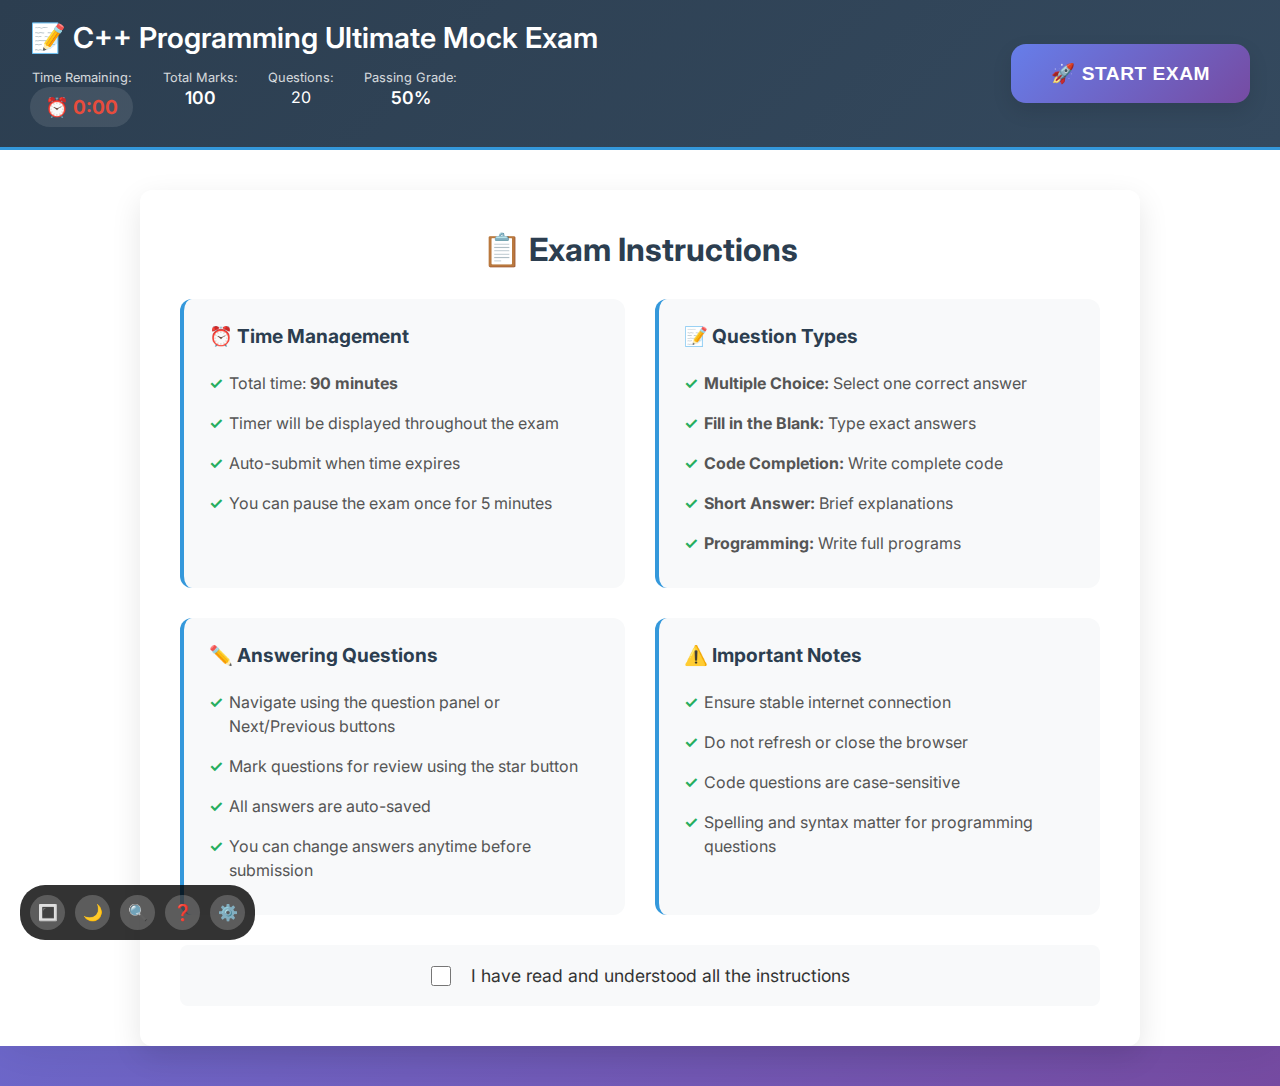
<file: exam.html>
<!DOCTYPE html>
<html lang="en">
<head>
    <meta charset="UTF-8">
    <meta name="viewport" content="width=device-width, initial-scale=1.0">
    <title>C++ Ultimate Mock Exam System</title>
    <link rel="stylesheet" href="css/exam-styles.css">
    <link href="https://fonts.googleapis.com/css2?family=Inter:wght@300;400;500;600;700&display=swap" rel="stylesheet">
</head>
<body>
    <div id="exam-container">
        <!-- Exam Header -->
        <header class="exam-header">
            <div class="exam-info">
                <h1 id="exam-title">📝 C++ Programming Ultimate Mock Exam</h1>
                <div class="exam-meta">
                    <div class="meta-item">
                        <span class="label">Time Remaining:</span>
                        <span id="time-display" class="timer">⏰ 90:00</span>
                    </div>
                    <div class="meta-item">
                        <span class="label">Total Marks:</span>
                        <span class="marks">100</span>
                    </div>
                    <div class="meta-item">
                        <span class="label">Questions:</span>
                        <span id="total-questions">20</span>
                    </div>
                    <div class="meta-item">
                        <span class="label">Passing Grade:</span>
                        <span class="passing">50%</span>
                    </div>
                </div>
            </div>
            <div class="exam-controls">
                <button id="start-exam" class="btn btn-primary">🚀 Start Exam</button>
                <button id="submit-exam" class="btn btn-success" style="display:none;">📤 Submit Exam</button>
                <button id="pause-exam" class="btn btn-warning" style="display:none;">⏸️ Pause</button>
            </div>
        </header>

        <!-- Question Navigation Panel -->
        <div id="nav-panel" class="navigation-panel" style="display:none;">
            <div class="nav-header">
                <h3>📋 Question Navigator</h3>
                <button id="toggle-nav" class="btn-toggle">←</button>
            </div>
            <div id="question-grid" class="question-grid"></div>
            <div class="legend">
                <div class="legend-item">
                    <span class="status answered"></span>
                    <span>Answered</span>
                </div>
                <div class="legend-item">
                    <span class="status current"></span>
                    <span>Current</span>
                </div>
                <div class="legend-item">
                    <span class="status unanswered"></span>
                    <span>Not Answered</span>
                </div>
                <div class="legend-item">
                    <span class="status marked"></span>
                    <span>Marked for Review</span>
                </div>
            </div>
            <div class="nav-summary">
                <div class="summary-item">
                    <span>Answered: </span>
                    <span id="answered-count">0</span>
                </div>
                <div class="summary-item">
                    <span>Not Answered: </span>
                    <span id="unanswered-count">20</span>
                </div>
                <div class="summary-item">
                    <span>Marked: </span>
                    <span id="marked-count">0</span>
                </div>
            </div>
        </div>

        <!-- Exam Instructions -->
        <div id="exam-instructions" class="instructions-panel">
            <div class="instructions-content">
                <h2>📋 Exam Instructions</h2>
                <div class="instructions-grid">
                    <div class="instruction-section">
                        <h3>⏰ Time Management</h3>
                        <ul>
                            <li>Total time: <strong>90 minutes</strong></li>
                            <li>Timer will be displayed throughout the exam</li>
                            <li>Auto-submit when time expires</li>
                            <li>You can pause the exam once for 5 minutes</li>
                        </ul>
                    </div>
                    <div class="instruction-section">
                        <h3>📝 Question Types</h3>
                        <ul>
                            <li><strong>Multiple Choice:</strong> Select one correct answer</li>
                            <li><strong>Fill in the Blank:</strong> Type exact answers</li>
                            <li><strong>Code Completion:</strong> Write complete code</li>
                            <li><strong>Short Answer:</strong> Brief explanations</li>
                            <li><strong>Programming:</strong> Write full programs</li>
                        </ul>
                    </div>
                    <div class="instruction-section">
                        <h3>✏️ Answering Questions</h3>
                        <ul>
                            <li>Navigate using the question panel or Next/Previous buttons</li>
                            <li>Mark questions for review using the star button</li>
                            <li>All answers are auto-saved</li>
                            <li>You can change answers anytime before submission</li>
                        </ul>
                    </div>
                    <div class="instruction-section">
                        <h3>⚠️ Important Notes</h3>
                        <ul>
                            <li>Ensure stable internet connection</li>
                            <li>Do not refresh or close the browser</li>
                            <li>Code questions are case-sensitive</li>
                            <li>Spelling and syntax matter for programming questions</li>
                        </ul>
                    </div>
                </div>
                <div class="instructions-footer">
                    <label class="checkbox-container">
                        <input type="checkbox" id="agree-instructions">
                        <span class="checkmark"></span>
                        I have read and understood all the instructions
                    </label>
                </div>
            </div>
        </div>

        <!-- Exam Content -->
        <main id="exam-content" style="display:none;">
            <div class="question-container">
                <div class="question-header">
                    <div class="question-info">
                        <span id="question-number" class="question-num">Question 1 of 20</span>
                        <span id="question-marks" class="marks-display">Marks: 5</span>
                        <span id="question-difficulty" class="difficulty">⭐⭐ Medium</span>
                        <span id="question-topic" class="topic">Structs & Pointers</span>
                    </div>
                    <div class="question-actions">
                        <button id="mark-review" class="btn btn-outline">⭐ Mark for Review</button>
                        <button id="clear-answer" class="btn btn-outline">🗑️ Clear Answer</button>
                    </div>
                </div>

                <div class="question-content">
                    <div id="question-text" class="question-text"></div>
                    <div id="question-code" class="code-block" style="display:none;"></div>
                    <div id="answer-section" class="answer-section"></div>
                </div>

                <div class="question-navigation">
                    <button id="prev-question" class="btn btn-secondary" onclick="console.log('Prev button HTML click'); if(window.examEngine) window.examEngine.previousQuestion();">← Previous</button>
                    <div class="nav-info">
                        <span id="progress-text">1 of 20 questions</span>
                        <div class="progress-bar">
                            <div id="progress-fill" class="progress-fill"></div>
                        </div>
                    </div>
                    <button id="next-question" class="btn btn-secondary" onclick="console.log('Next button HTML click'); if(window.examEngine) window.examEngine.nextQuestion();">Next →</button>
                </div>
            </div>
        </main>

        <!-- Results Panel -->
        <div id="results-panel" style="display:none;">
            <div class="results-content">
                <h2>📊 Exam Results</h2>
                <div class="results-summary">
                    <div class="score-display">
                        <div class="score-circle">
                            <span id="final-score">0</span>
                            <span class="score-total">/100</span>
                        </div>
                        <div class="grade-info">
                            <span id="grade-letter" class="grade">F</span>
                            <span id="grade-status" class="status">Failed</span>
                        </div>
                    </div>
                    <div class="results-details">
                        <div class="detail-item">
                            <span>Time Taken:</span>
                            <span id="time-taken">--:--</span>
                        </div>
                        <div class="detail-item">
                            <span>Correct Answers:</span>
                            <span id="correct-answers">0</span>
                        </div>
                        <div class="detail-item">
                            <span>Wrong Answers:</span>
                            <span id="wrong-answers">0</span>
                        </div>
                        <div class="detail-item">
                            <span>Unanswered:</span>
                            <span id="unanswered-final">0</span>
                        </div>
                    </div>
                </div>
                <div class="results-actions">
                    <button id="review-answers" class="btn btn-primary">📝 Review Answers</button>
                    <button id="retake-exam" class="btn btn-outline">🔄 Retake Exam</button>
                    <button id="export-results" class="btn btn-outline">📄 Export Results</button>
                </div>
            </div>
        </div>
    </div>

    <!-- Loading Overlay -->
    <div id="loading-overlay" class="loading-overlay">
        <div class="loading-content">
            <div class="loading-spinner"></div>
            <p>Loading exam...</p>
        </div>
    </div>

    <!-- Scripts -->
    <script src="js/mixed-questions.js"></script>
    <script src="js/mock-exam.js"></script>
    <script src="js/tca-mock.js"></script>
    <script src="js/ultimate-exam-questions.js"></script>
    <script src="js/mixed-exam-engine.js"></script>
    <script src="js/exam-engine.js"></script>
    <script src="js/exam-ui.js"></script>
    <script src="js/exam-timer.js"></script>
    <script src="js/exam-storage.js"></script>
</body>
</html>
</file>
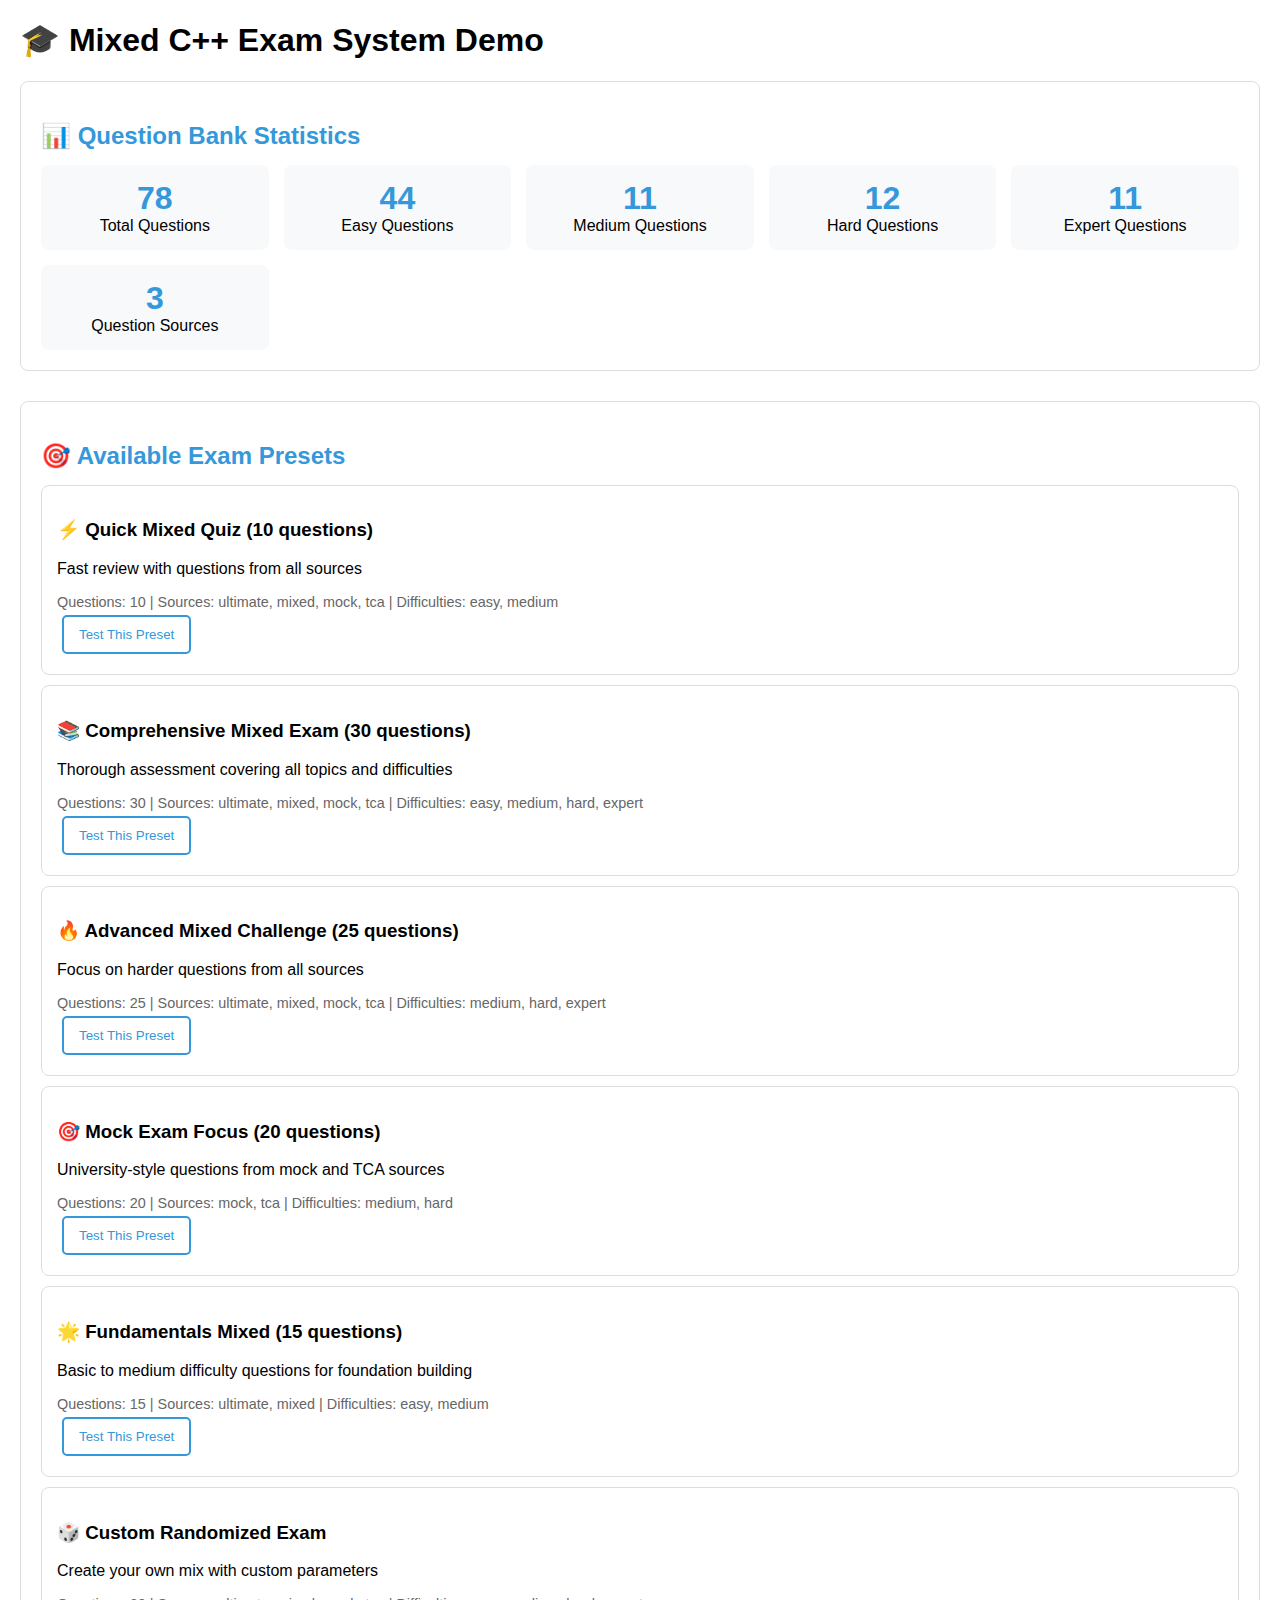
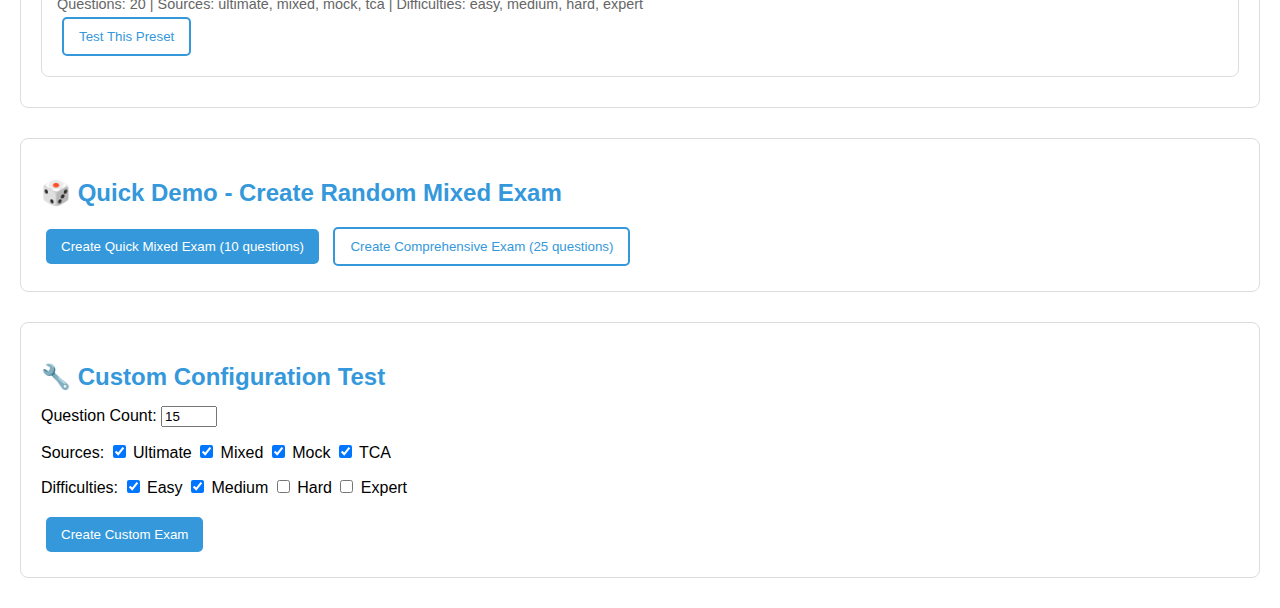
<file: mixed-exam-demo.html>
<!DOCTYPE html>
<html lang="en">
<head>
    <meta charset="UTF-8">
    <meta name="viewport" content="width=device-width, initial-scale=1.0">
    <title>Mixed Exam Demo</title>
    <style>
        body { font-family: Arial, sans-serif; margin: 20px; }
        .demo-section { margin-bottom: 30px; padding: 20px; border: 1px solid #ddd; border-radius: 8px; }
        .demo-title { color: #3498db; font-size: 1.5rem; margin-bottom: 15px; }
        .btn { padding: 10px 15px; margin: 5px; border: none; border-radius: 5px; cursor: pointer; }
        .btn-primary { background: #3498db; color: white; }
        .btn-outline { background: white; border: 2px solid #3498db; color: #3498db; }
        pre { background: #f8f9fa; padding: 15px; border-radius: 5px; overflow-x: auto; }
        .stats { display: grid; grid-template-columns: repeat(auto-fit, minmax(200px, 1fr)); gap: 15px; }
        .stat-card { background: #f8f9fa; padding: 15px; border-radius: 8px; text-align: center; }
        .stat-number { font-size: 2rem; font-weight: bold; color: #3498db; }
    </style>
</head>
<body>
    <h1>🎓 Mixed C++ Exam System Demo</h1>
    
    <div class="demo-section">
        <h2 class="demo-title">📊 Question Bank Statistics</h2>
        <div id="stats-display" class="stats"></div>
    </div>

    <div class="demo-section">
        <h2 class="demo-title">🎯 Available Exam Presets</h2>
        <div id="presets-display"></div>
    </div>

    <div class="demo-section">
        <h2 class="demo-title">🎲 Quick Demo - Create Random Mixed Exam</h2>
        <button class="btn btn-primary" onclick="createQuickDemo()">Create Quick Mixed Exam (10 questions)</button>
        <button class="btn btn-outline" onclick="createComprehensiveDemo()">Create Comprehensive Exam (25 questions)</button>
        <div id="demo-output"></div>
    </div>

    <div class="demo-section">
        <h2 class="demo-title">🔧 Custom Configuration Test</h2>
        <form id="custom-form">
            <div style="margin-bottom: 15px;">
                <label>Question Count: </label>
                <input type="number" id="demo-count" value="15" min="5" max="40">
            </div>
            <div style="margin-bottom: 15px;">
                <label>Sources: </label>
                <label><input type="checkbox" value="ultimate" checked> Ultimate</label>
                <label><input type="checkbox" value="mixed" checked> Mixed</label>
                <label><input type="checkbox" value="mock" checked> Mock</label>
                <label><input type="checkbox" value="tca" checked> TCA</label>
            </div>
            <div style="margin-bottom: 15px;">
                <label>Difficulties: </label>
                <label><input type="checkbox" value="easy" checked> Easy</label>
                <label><input type="checkbox" value="medium" checked> Medium</label>
                <label><input type="checkbox" value="hard"> Hard</label>
                <label><input type="checkbox" value="expert"> Expert</label>
            </div>
            <button type="button" class="btn btn-primary" onclick="createCustomDemo()">Create Custom Exam</button>
        </form>
        <div id="custom-output"></div>
    </div>

    <!-- Include all question files -->
    <script src="js/mixed-questions.js"></script>
    <script src="js/mock-exam.js"></script>
    <script src="js/tca-mock.js"></script>
    <script src="js/ultimate-exam-questions.js"></script>
    <script src="js/mixed-exam-engine.js"></script>

    <script>
        // Display question bank statistics
        function displayStats() {
            const stats = mixedExamEngine.getQuestionStatistics();
            const statsDisplay = document.getElementById('stats-display');
            
            statsDisplay.innerHTML = `
                <div class="stat-card">
                    <div class="stat-number">${stats.totalQuestions}</div>
                    <div>Total Questions</div>
                </div>
                <div class="stat-card">
                    <div class="stat-number">${stats.byDifficulty.easy}</div>
                    <div>Easy Questions</div>
                </div>
                <div class="stat-card">
                    <div class="stat-number">${stats.byDifficulty.medium}</div>
                    <div>Medium Questions</div>
                </div>
                <div class="stat-card">
                    <div class="stat-number">${stats.byDifficulty.hard}</div>
                    <div>Hard Questions</div>
                </div>
                <div class="stat-card">
                    <div class="stat-number">${stats.byDifficulty.expert}</div>
                    <div>Expert Questions</div>
                </div>
                <div class="stat-card">
                    <div class="stat-number">${Object.keys(stats.bySource).length}</div>
                    <div>Question Sources</div>
                </div>
            `;
        }

        // Display available presets
        function displayPresets() {
            const presets = mixedExamEngine.getExamPresets();
            const presetsDisplay = document.getElementById('presets-display');
            
            presetsDisplay.innerHTML = Object.entries(presets).map(([key, preset]) => `
                <div style="border: 1px solid #ddd; padding: 15px; margin-bottom: 10px; border-radius: 8px;">
                    <h3>${preset.name}</h3>
                    <p>${preset.description}</p>
                    <div style="font-size: 0.9rem; color: #666;">
                        Questions: ${preset.questionCount} | 
                        Sources: ${preset.sources.join(', ')} | 
                        Difficulties: ${preset.difficulties.join(', ')}
                    </div>
                    <button class="btn btn-outline" onclick="createPresetDemo('${key}')">Test This Preset</button>
                </div>
            `).join('');
        }

        // Create quick demo
        function createQuickDemo() {
            const exam = mixedExamEngine.createExamFromPreset('quick-mixed');
            displayExamResults('demo-output', exam);
        }

        // Create comprehensive demo
        function createComprehensiveDemo() {
            const exam = mixedExamEngine.createExamFromPreset('comprehensive-mixed');
            displayExamResults('demo-output', exam);
        }

        // Create preset demo
        function createPresetDemo(presetKey) {
            const exam = mixedExamEngine.createExamFromPreset(presetKey);
            displayExamResults('demo-output', exam);
        }

        // Create custom demo
        function createCustomDemo() {
            const form = document.getElementById('custom-form');
            const formData = new FormData(form);
            
            const config = {
                questionCount: parseInt(document.getElementById('demo-count').value),
                sources: Array.from(form.querySelectorAll('input[type="checkbox"]:checked'))
                    .map(cb => cb.value).filter(v => ['ultimate', 'mixed', 'mock', 'tca'].includes(v)),
                difficulties: Array.from(form.querySelectorAll('input[type="checkbox"]:checked'))
                    .map(cb => cb.value).filter(v => ['easy', 'medium', 'hard', 'expert'].includes(v)),
                randomize: true,
                balanceBySource: true
            };

            const exam = mixedExamEngine.createMixedExam(config);
            displayExamResults('custom-output', exam);
        }

        // Display exam results
        function displayExamResults(outputId, exam) {
            const summary = mixedExamEngine.generateExamSummary(exam);
            const output = document.getElementById(outputId);
            
            output.innerHTML = `
                <h3>✅ Exam Created Successfully!</h3>
                <div class="stats">
                    <div class="stat-card">
                        <div class="stat-number">${summary.totalQuestions}</div>
                        <div>Questions</div>
                    </div>
                    <div class="stat-card">
                        <div class="stat-number">${summary.totalMarks}</div>
                        <div>Total Marks</div>
                    </div>
                    <div class="stat-card">
                        <div class="stat-number">${summary.estimatedTime}</div>
                        <div>Est. Minutes</div>
                    </div>
                </div>
                
                <h4>📊 Breakdown by Source:</h4>
                <div style="display: grid; grid-template-columns: repeat(auto-fit, minmax(150px, 1fr)); gap: 10px;">
                    ${Object.entries(summary.bySource).map(([source, count]) => `
                        <div style="background: #f8f9fa; padding: 10px; border-radius: 5px; text-align: center;">
                            <strong>${source}</strong><br>${count} questions
                        </div>
                    `).join('')}
                </div>
                
                <h4>⭐ Breakdown by Difficulty:</h4>
                <div style="display: grid; grid-template-columns: repeat(auto-fit, minmax(120px, 1fr)); gap: 10px;">
                    ${Object.entries(summary.byDifficulty).filter(([diff, count]) => count > 0).map(([diff, count]) => `
                        <div style="background: #f8f9fa; padding: 10px; border-radius: 5px; text-align: center;">
                            <strong>${diff}</strong><br>${count} questions
                        </div>
                    `).join('')}
                </div>
                
                <details style="margin-top: 15px;">
                    <summary style="cursor: pointer; font-weight: bold;">📝 View First 3 Questions</summary>
                    <pre>${JSON.stringify(exam.slice(0, 3).map(q => ({
                        id: q.id,
                        type: q.type,
                        difficulty: q.difficulty,
                        source: q.sourceType,
                        topic: q.topic,
                        question: q.question.substring(0, 100) + '...'
                    })), null, 2)}</pre>
                </details>
            `;
        }

        // Initialize demo
        window.addEventListener('DOMContentLoaded', () => {
            displayStats();
            displayPresets();
        });
    </script>
</body>
</html>
</file>
<file: css/exam-styles.css>
/* Ultimate Exam System Styles */
* {
    margin: 0;
    padding: 0;
    box-sizing: border-box;
}

body {
    font-family: 'Inter', -apple-system, BlinkMacSystemFont, 'Segoe UI', sans-serif;
    background: linear-gradient(135deg, #667eea 0%, #764ba2 100%);
    min-height: 100vh;
    color: #333;
}

#exam-container {
    max-width: 1400px;
    margin: 0 auto;
    background: white;
    min-height: 100vh;
    box-shadow: 0 0 50px rgba(0,0,0,0.1);
}

/* Header Styles */
.exam-header {
    background: linear-gradient(135deg, #2c3e50 0%, #34495e 100%);
    color: white;
    padding: 20px 30px;
    border-bottom: 3px solid #3498db;
    display: flex;
    justify-content: space-between;
    align-items: center;
    flex-wrap: wrap;
}

.exam-info h1 {
    font-size: 1.8rem;
    margin-bottom: 15px;
    font-weight: 600;
}

.exam-meta {
    display: flex;
    gap: 30px;
    flex-wrap: wrap;
}

.meta-item {
    display: flex;
    flex-direction: column;
    align-items: center;
}

.meta-item .label {
    font-size: 0.8rem;
    opacity: 0.8;
    margin-bottom: 2px;
}

.timer {
    font-size: 1.2rem;
    font-weight: 600;
    color: #e74c3c;
    background: rgba(255,255,255,0.1);
    padding: 8px 15px;
    border-radius: 25px;
}

.marks, .passing {
    font-weight: 600;
    font-size: 1.1rem;
}

.exam-controls {
    display: flex;
    gap: 15px;
    align-items: center;
}

/* Button Styles */
.btn {
    padding: 12px 24px;
    border: none;
    border-radius: 8px;
    font-size: 0.95rem;
    font-weight: 500;
    cursor: pointer;
    transition: all 0.3s ease;
    text-decoration: none;
    display: inline-flex;
    align-items: center;
    gap: 8px;
}

.btn-primary {
    background: linear-gradient(135deg, #3498db, #2980b9);
    color: white;
}

.btn-primary:hover {
    background: linear-gradient(135deg, #2980b9, #21618c);
    transform: translateY(-2px);
    box-shadow: 0 5px 15px rgba(52, 152, 219, 0.4);
}

.btn-success {
    background: linear-gradient(135deg, #27ae60, #2ecc71);
    color: white;
}

.btn-success:hover {
    background: linear-gradient(135deg, #219a52, #27ae60);
    transform: translateY(-2px);
    box-shadow: 0 5px 15px rgba(46, 204, 113, 0.4);
}

.btn-warning {
    background: linear-gradient(135deg, #f39c12, #e67e22);
    color: white;
}

.btn-secondary {
    background: #95a5a6;
    color: white;
}

.btn-outline {
    background: transparent;
    border: 2px solid #3498db;
    color: #3498db;
}

.btn-outline:hover {
    background: #3498db;
    color: white;
}

/* Navigation Panel */
.navigation-panel {
    position: fixed;
    left: 0;
    top: 100px;
    width: 280px;
    height: calc(100vh - 100px);
    background: #f8f9fa;
    border-right: 2px solid #e9ecef;
    padding: 20px;
    overflow-y: auto;
    z-index: 1000;
    transform: translateX(-100%);
    transition: transform 0.3s ease;
}

.navigation-panel.active {
    transform: translateX(0);
}

.nav-header {
    display: flex;
    justify-content: space-between;
    align-items: center;
    margin-bottom: 20px;
    padding-bottom: 15px;
    border-bottom: 2px solid #dee2e6;
}

.nav-header h3 {
    color: #2c3e50;
    font-size: 1.1rem;
}

.btn-toggle {
    background: #3498db;
    color: white;
    border: none;
    width: 30px;
    height: 30px;
    border-radius: 50%;
    cursor: pointer;
    font-size: 1rem;
}

.question-grid {
    display: grid;
    grid-template-columns: repeat(5, 1fr);
    gap: 8px;
    margin-bottom: 20px;
}

.question-nav-btn {
    width: 40px;
    height: 40px;
    border: 2px solid #dee2e6;
    background: white;
    border-radius: 8px;
    cursor: pointer;
    font-weight: 500;
    transition: all 0.3s ease;
    display: flex;
    align-items: center;
    justify-content: center;
}

.question-nav-btn.answered {
    background: #27ae60;
    color: white;
    border-color: #27ae60;
}

.question-nav-btn.current {
    background: #3498db;
    color: white;
    border-color: #3498db;
    transform: scale(1.1);
}

.question-nav-btn.marked {
    background: #f39c12;
    color: white;
    border-color: #f39c12;
}

.legend {
    margin-bottom: 20px;
}

.legend-item {
    display: flex;
    align-items: center;
    gap: 10px;
    margin-bottom: 8px;
    font-size: 0.9rem;
}

.status {
    width: 16px;
    height: 16px;
    border-radius: 4px;
    border: 2px solid #dee2e6;
}

.status.answered {
    background: #27ae60;
    border-color: #27ae60;
}

.status.current {
    background: #3498db;
    border-color: #3498db;
}

.status.marked {
    background: #f39c12;
    border-color: #f39c12;
}

.nav-summary {
    background: white;
    padding: 15px;
    border-radius: 8px;
    border: 1px solid #dee2e6;
}

.summary-item {
    display: flex;
    justify-content: space-between;
    margin-bottom: 8px;
    font-size: 0.9rem;
}

/* Instructions Panel */
.instructions-panel {
    padding: 40px;
    background: white;
    max-width: 1000px;
    margin: 40px auto;
    border-radius: 12px;
    box-shadow: 0 10px 30px rgba(0,0,0,0.1);
}

.instructions-content h2 {
    color: #2c3e50;
    margin-bottom: 30px;
    text-align: center;
    font-size: 2rem;
}

.instructions-grid {
    display: grid;
    grid-template-columns: repeat(auto-fit, minmax(300px, 1fr));
    gap: 30px;
    margin-bottom: 30px;
}

.instruction-section {
    background: #f8f9fa;
    padding: 25px;
    border-radius: 12px;
    border-left: 4px solid #3498db;
}

.instruction-section h3 {
    color: #2c3e50;
    margin-bottom: 15px;
    font-size: 1.2rem;
}

.instruction-section ul {
    list-style: none;
    padding: 0;
}

.instruction-section li {
    padding: 8px 0;
    padding-left: 20px;
    position: relative;
    color: #555;
    line-height: 1.5;
}

.instruction-section li::before {
    content: "✓";
    position: absolute;
    left: 0;
    color: #27ae60;
    font-weight: bold;
}

.instructions-footer {
    text-align: center;
    padding: 20px;
    background: #f8f9fa;
    border-radius: 8px;
}

.checkbox-container {
    display: flex;
    align-items: center;
    justify-content: center;
    gap: 10px;
    font-size: 1.1rem;
    cursor: pointer;
}

.checkbox-container input[type="checkbox"] {
    width: 20px;
    height: 20px;
    cursor: pointer;
}

/* Question Setup Panel */
.question-setup {
    padding: 40px 20px;
    max-width: 1400px;
    margin: 0 auto;
    background: linear-gradient(135deg, #f8f9fa 0%, #e9ecef 100%);
    min-height: 100vh;
    position: relative;
}

.question-setup::before {
    content: '';
    position: absolute;
    top: 0;
    left: 0;
    right: 0;
    height: 4px;
    background: linear-gradient(90deg, #3498db, #27ae60, #f39c12, #e74c3c, #8e44ad);
    animation: rainbow 3s linear infinite;
    background-size: 300% 100%;
}

@keyframes rainbow {
    0% { background-position: 0% 50%; }
    100% { background-position: 100% 50%; }
}

.question-setup h2 {
    text-align: center;
    color: #2c3e50;
    font-size: 2.8rem;
    margin-bottom: 20px;
    font-weight: 800;
    text-shadow: 0 2px 4px rgba(0,0,0,0.1);
    background: linear-gradient(135deg, #3498db, #8e44ad);
    -webkit-background-clip: text;
    -webkit-text-fill-color: transparent;
    background-clip: text;
}

.question-setup .subtitle {
    text-align: center;
    color: #6c757d;
    font-size: 1.2rem;
    margin-bottom: 40px;
    font-weight: 400;
}

/* Statistics Panel */
.stats-panel {
    background: linear-gradient(135deg, #667eea 0%, #764ba2 100%);
    color: white;
    padding: 35px;
    border-radius: 20px;
    margin-bottom: 50px;
    box-shadow: 0 15px 40px rgba(102, 126, 234, 0.3);
    position: relative;
    overflow: hidden;
}

.stats-panel::before {
    content: '';
    position: absolute;
    top: -50%;
    left: -50%;
    width: 200%;
    height: 200%;
    background: radial-gradient(circle, rgba(255,255,255,0.1) 0%, transparent 70%);
    animation: rotate 20s linear infinite;
    pointer-events: none;
}

@keyframes rotate {
    0% { transform: rotate(0deg); }
    100% { transform: rotate(360deg); }
}

.stats-panel h3 {
    text-align: center;
    font-size: 1.8rem;
    margin-bottom: 25px;
    font-weight: 700;
    position: relative;
    z-index: 1;
}

.stats-grid {
    display: grid;
    grid-template-columns: repeat(auto-fit, minmax(200px, 1fr));
    gap: 25px;
    text-align: center;
    position: relative;
    z-index: 1;
}

.stat-item {
    background: rgba(255, 255, 255, 0.15);
    padding: 25px 20px;
    border-radius: 15px;
    backdrop-filter: blur(15px);
    border: 1px solid rgba(255, 255, 255, 0.25);
    transition: all 0.3s ease;
    cursor: pointer;
}

.stat-item:hover {
    transform: translateY(-5px) scale(1.02);
    background: rgba(255, 255, 255, 0.2);
    box-shadow: 0 8px 25px rgba(0,0,0,0.2);
}

.stat-number {
    display: block;
    font-size: 3rem;
    font-weight: 800;
    margin-bottom: 8px;
    text-shadow: 0 2px 8px rgba(0, 0, 0, 0.3);
    background: linear-gradient(45deg, #fff, #f0f0f0);
    -webkit-background-clip: text;
    -webkit-text-fill-color: transparent;
    background-clip: text;
}

.stat-label {
    font-size: 1rem;
    opacity: 0.95;
    text-transform: uppercase;
    letter-spacing: 1.5px;
    font-weight: 600;
}

/* Setup Form */
.setup-form {
    background: white;
    border-radius: 25px;
    padding: 50px;
    box-shadow: 0 20px 60px rgba(0, 0, 0, 0.12);
    border: 1px solid #e9ecef;
    position: relative;
    overflow: hidden;
}

.setup-form::before {
    content: '';
    position: absolute;
    top: 0;
    left: 0;
    right: 0;
    height: 3px;
    background: linear-gradient(90deg, #3498db, #27ae60, #f39c12, #e74c3c);
}

.form-group {
    margin-bottom: 45px;
    opacity: 0;
    transform: translateY(20px);
    animation: slideInUp 0.6s ease forwards;
}

.form-group:nth-child(1) { animation-delay: 0.1s; }
.form-group:nth-child(2) { animation-delay: 0.2s; }
.form-group:nth-child(3) { animation-delay: 0.3s; }
.form-group:nth-child(4) { animation-delay: 0.4s; }
.form-group:nth-child(5) { animation-delay: 0.5s; }
.form-group:nth-child(6) { animation-delay: 0.6s; }

@keyframes slideInUp {
    from {
        opacity: 0;
        transform: translateY(20px);
    }
    to {
        opacity: 1;
        transform: translateY(0);
    }
}

.form-group label {
    display: block;
    font-weight: 700;
    font-size: 1.2rem;
    color: #2c3e50;
    margin-bottom: 18px;
    position: relative;
    padding-left: 35px;
}

.form-group label::before {
    content: '●';
    position: absolute;
    left: 0;
    top: 50%;
    transform: translateY(-50%);
    color: #3498db;
    font-size: 1.5rem;
    line-height: 1;
}

.form-group select,
.form-group input[type="number"] {
    width: 100%;
    padding: 18px 24px;
    border: 2px solid #e9ecef;
    border-radius: 12px;
    font-size: 1.1rem;
    background: #f8f9fa;
    transition: all 0.3s ease;
    outline: none;
    font-family: inherit;
}

.form-group select:focus,
.form-group input[type="number"]:focus {
    border-color: #3498db;
    background: white;
    box-shadow: 0 0 0 4px rgba(52, 152, 219, 0.1);
    transform: translateY(-2px);
}

.form-group input[type="number"]::-webkit-outer-spin-button,
.form-group input[type="number"]::-webkit-inner-spin-button {
    -webkit-appearance: none;
    margin: 0;
}

/* Sources Grid */
.sources-grid {
    display: grid;
    grid-template-columns: repeat(auto-fit, minmax(300px, 1fr));
    gap: 25px;
    margin-top: 20px;
}

.source-option {
    background: linear-gradient(135deg, #f8f9fa 0%, #e9ecef 100%);
    border: 3px solid #e9ecef;
    border-radius: 16px;
    padding: 25px;
    transition: all 0.4s cubic-bezier(0.4, 0, 0.2, 1);
    cursor: pointer;
    position: relative;
    overflow: hidden;
}

.source-option::before {
    content: '';
    position: absolute;
    top: 0;
    left: -100%;
    width: 100%;
    height: 100%;
    background: linear-gradient(90deg, transparent, rgba(52, 152, 219, 0.1), transparent);
    transition: left 0.5s;
}

.source-option:hover::before {
    left: 100%;
}

.source-option:hover {
    border-color: #3498db;
    box-shadow: 0 15px 40px rgba(52, 152, 219, 0.2);
    transform: translateY(-5px) scale(1.01);
    background: linear-gradient(135deg, #e3f2fd 0%, #bbdefb 100%);
}

.source-option input[type="checkbox"] {
    position: absolute;
    top: 20px;
    right: 20px;
    width: 24px;
    height: 24px;
    appearance: none;
    border: 2px solid #3498db;
    border-radius: 6px;
    background: transparent;
    cursor: pointer;
    transition: all 0.3s ease;
}

.source-option input[type="checkbox"]:checked {
    background: #3498db;
    transform: scale(1.1);
}

.source-option input[type="checkbox"]:checked::after {
    content: '✓';
    position: absolute;
    top: 50%;
    left: 50%;
    transform: translate(-50%, -50%);
    color: white;
    font-size: 16px;
    font-weight: bold;
}

.source-option label {
    cursor: pointer;
    margin: 0;
    position: relative;
    z-index: 1;
    display: block;
}

.source-option h4 {
    color: #2c3e50;
    font-size: 1.4rem;
    margin-bottom: 12px;
    font-weight: 700;
    margin-right: 50px;
}

.source-desc {
    color: #6c757d;
    font-size: 1rem;
    line-height: 1.5;
    margin-bottom: 15px;
}

.source-count {
    color: #3498db;
    font-weight: 700;
    font-size: 1.1rem;
    background: rgba(52, 152, 219, 0.1);
    padding: 8px 16px;
    border-radius: 25px;
    display: inline-block;
}

/* Difficulty Grid */
.difficulty-grid {
    display: grid;
    grid-template-columns: repeat(auto-fit, minmax(220px, 1fr));
    gap: 20px;
    margin-top: 20px;
}

.difficulty-option {
    background: linear-gradient(135deg, #f8f9fa 0%, #e9ecef 100%);
    border: 3px solid #dee2e6;
    border-radius: 16px;
    padding: 25px 20px;
    transition: all 0.4s cubic-bezier(0.4, 0, 0.2, 1);
    cursor: pointer;
    position: relative;
    text-align: center;
    overflow: hidden;
}

.difficulty-option::before {
    content: '';
    position: absolute;
    top: 0;
    left: -100%;
    width: 100%;
    height: 100%;
    background: linear-gradient(90deg, transparent, rgba(255,255,255,0.6), transparent);
    transition: left 0.5s;
}

.difficulty-option:hover::before {
    left: 100%;
}

.difficulty-option:hover {
    transform: translateY(-5px) scale(1.02);
    box-shadow: 0 15px 35px rgba(0, 0, 0, 0.15);
}

.difficulty-option[data-difficulty="easy"] {
    border-color: #27ae60;
    background: linear-gradient(135deg, #d5f4e6 0%, #a9dfbf 100%);
}

.difficulty-option[data-difficulty="easy"]:hover {
    border-color: #219a52;
    box-shadow: 0 15px 35px rgba(39, 174, 96, 0.3);
}

.difficulty-option[data-difficulty="medium"] {
    border-color: #f39c12;
    background: linear-gradient(135deg, #fef9e7 0%, #f7dc6f 100%);
}

.difficulty-option[data-difficulty="medium"]:hover {
    border-color: #e67e22;
    box-shadow: 0 15px 35px rgba(243, 156, 18, 0.3);
}

.difficulty-option[data-difficulty="hard"] {
    border-color: #e74c3c;
    background: linear-gradient(135deg, #fadbd8 0%, #f1948a 100%);
}

.difficulty-option[data-difficulty="hard"]:hover {
    border-color: #c0392b;
    box-shadow: 0 15px 35px rgba(231, 76, 60, 0.3);
}

.difficulty-option[data-difficulty="expert"] {
    border-color: #8e44ad;
    background: linear-gradient(135deg, #ebdef0 0%, #d7bde2 100%);
}

.difficulty-option[data-difficulty="expert"]:hover {
    border-color: #7d3c98;
    box-shadow: 0 15px 35px rgba(142, 68, 173, 0.3);
}

.difficulty-option input[type="checkbox"] {
    position: absolute;
    top: 15px;
    right: 15px;
    width: 22px;
    height: 22px;
    appearance: none;
    border: 2px solid currentColor;
    border-radius: 6px;
    background: transparent;
    cursor: pointer;
    transition: all 0.3s ease;
}

.difficulty-option input[type="checkbox"]:checked {
    background: currentColor;
    transform: scale(1.1);
}

.difficulty-option input[type="checkbox"]:checked::after {
    content: '✓';
    position: absolute;
    top: 50%;
    left: 50%;
    transform: translate(-50%, -50%);
    color: white;
    font-size: 14px;
    font-weight: bold;
}

.difficulty-option h4 {
    font-size: 1.3rem;
    margin-bottom: 10px;
    font-weight: 700;
    position: relative;
    z-index: 1;
}

.difficulty-option .description {
    font-size: 0.95rem;
    color: #6c757d;
    margin-bottom: 10px;
    line-height: 1.4;
    position: relative;
    z-index: 1;
}

.difficulty-option .count {
    font-weight: 700;
    font-size: 1rem;
    color: #495057;
    background: rgba(255,255,255,0.8);
    padding: 5px 12px;
    border-radius: 20px;
    display: inline-block;
}

/* Question Types Grid */
.types-grid {
    display: grid;
    grid-template-columns: repeat(auto-fit, minmax(220px, 1fr));
    gap: 20px;
    margin-top: 20px;
}

.type-option {
    background: linear-gradient(135deg, #f8f9fa 0%, #e9ecef 100%);
    border: 3px solid #e9ecef;
    border-radius: 16px;
    padding: 25px 20px;
    transition: all 0.4s cubic-bezier(0.4, 0, 0.2, 1);
    cursor: pointer;
    position: relative;
    text-align: center;
    overflow: hidden;
}

.type-option::before {
    content: '';
    position: absolute;
    top: 0;
    left: -100%;
    width: 100%;
    height: 100%;
    background: linear-gradient(90deg, transparent, rgba(52, 152, 219, 0.1), transparent);
    transition: left 0.5s;
}

.type-option:hover::before {
    left: 100%;
}

.type-option:hover {
    border-color: #3498db;
    box-shadow: 0 12px 30px rgba(52, 152, 219, 0.25);
    transform: translateY(-5px) scale(1.02);
    background: linear-gradient(135deg, #e3f2fd 0%, #bbdefb 100%);
}

.type-option input[type="checkbox"] {
    position: absolute;
    top: 15px;
    right: 15px;
    width: 22px;
    height: 22px;
    appearance: none;
    border: 2px solid #3498db;
    border-radius: 6px;
    background: transparent;
    cursor: pointer;
    transition: all 0.3s ease;
}

.type-option input[type="checkbox"]:checked {
    background: #3498db;
    transform: scale(1.1);
}

.type-option input[type="checkbox"]:checked::after {
    content: '✓';
    position: absolute;
    top: 50%;
    left: 50%;
    transform: translate(-50%, -50%);
    color: white;
    font-size: 14px;
    font-weight: bold;
}

.type-option h4 {
    color: #2c3e50;
    font-size: 1.25rem;
    margin-bottom: 12px;
    font-weight: 700;
    position: relative;
    z-index: 1;
}

.type-option .count {
    color: #3498db;
    font-weight: 700;
    font-size: 1rem;
    background: rgba(52, 152, 219, 0.1);
    padding: 6px 14px;
    border-radius: 20px;
    display: inline-block;
    position: relative;
    z-index: 1;
}

/* Options Grid */
.options-grid {
    display: grid;
    grid-template-columns: repeat(auto-fit, minmax(250px, 1fr));
    gap: 15px;
    margin-top: 15px;
}

.option-item {
    display: flex;
    align-items: center;
    gap: 15px;
    background: #f8f9fa;
    padding: 15px 20px;
    border-radius: 10px;
    border: 2px solid #e9ecef;
    transition: all 0.3s ease;
    cursor: pointer;
}

.option-item:hover {
    border-color: #3498db;
    background: #e3f2fd;
}

.option-item input[type="checkbox"] {
    width: 18px;
    height: 18px;
    accent-color: #3498db;
}

.option-item span {
    font-weight: 500;
    color: #2c3e50;
}

/* Topic Selection */
select[multiple] {
    min-height: 120px;
    background: #f8f9fa;
}

/* Form Actions */
.form-actions {
    display: flex;
    gap: 25px;
    justify-content: center;
    margin-top: 50px;
    padding-top: 40px;
    border-top: 2px solid #e9ecef;
}

.btn {
    padding: 18px 40px;
    border: none;
    border-radius: 15px;
    font-size: 1.2rem;
    font-weight: 700;
    cursor: pointer;
    transition: all 0.4s cubic-bezier(0.4, 0, 0.2, 1);
    text-decoration: none;
    display: inline-flex;
    align-items: center;
    gap: 12px;
    min-width: 180px;
    justify-content: center;
    box-shadow: 0 8px 20px rgba(0, 0, 0, 0.1);
    position: relative;
    overflow: hidden;
    text-transform: uppercase;
    letter-spacing: 0.5px;
}

.btn::before {
    content: '';
    position: absolute;
    top: 0;
    left: -100%;
    width: 100%;
    height: 100%;
    background: linear-gradient(90deg, transparent, rgba(255,255,255,0.4), transparent);
    transition: left 0.5s;
}

.btn:hover::before {
    left: 100%;
}

.btn:hover {
    transform: translateY(-3px) scale(1.05);
    box-shadow: 0 15px 35px rgba(0, 0, 0, 0.2);
}

.btn:active {
    transform: translateY(-1px) scale(1.02);
    transition: all 0.1s;
}

.btn-primary {
    background: linear-gradient(135deg, #667eea 0%, #764ba2 100%);
    color: white;
}

.btn-primary:hover {
    background: linear-gradient(135deg, #5a67d8 0%, #6b46c1 100%);
    box-shadow: 0 15px 35px rgba(102, 126, 234, 0.4);
}

.btn-outline {
    background: white;
    color: #6c757d;
    border: 3px solid #e9ecef;
}

.btn-outline:hover {
    background: #f8f9fa;
    border-color: #3498db;
    color: #3498db;
    box-shadow: 0 15px 35px rgba(52, 152, 219, 0.3);
}

/* Custom Config */
#custom-config {
    background: #f8f9fa;
    border: 2px dashed #dee2e6;
    border-radius: 15px;
    padding: 30px;
    margin-top: 25px;
}

#custom-config .form-group:last-child {
    margin-bottom: 0;
}

/* Exam Preview */
.exam-preview {
    background: linear-gradient(135deg, #27ae60 0%, #2ecc71 100%);
    color: white;
    padding: 25px;
    border-radius: 12px;
    margin-top: 25px;
    box-shadow: 0 10px 30px rgba(39, 174, 96, 0.3);
}

.exam-preview h4 {
    font-size: 1.3rem;
    margin-bottom: 15px;
    font-weight: 600;
}

.exam-preview p {
    margin-bottom: 10px;
    font-size: 1rem;
}

.preview-stats {
    display: flex;
    gap: 20px;
    margin-top: 15px;
    flex-wrap: wrap;
}

.preview-stats span {
    background: rgba(255, 255, 255, 0.2);
    padding: 8px 15px;
    border-radius: 20px;
    font-size: 0.9rem;
    font-weight: 500;
    backdrop-filter: blur(10px);
}

/* Navigation Grid Styles */
.question-grid {
    display: grid;
    grid-template-columns: repeat(auto-fill, minmax(50px, 1fr));
    gap: 8px;
    margin: 15px 0;
}

.nav-question {
    width: 50px;
    height: 50px;
    border: 2px solid #e1e8ed;
    background: white;
    border-radius: 8px;
    cursor: pointer;
    font-weight: 600;
    transition: all 0.3s ease;
    display: flex;
    align-items: center;
    justify-content: center;
}

.nav-question:hover {
    border-color: #3498db;
    transform: translateY(-2px);
}

.nav-question.current {
    background: #3498db;
    color: white;
    border-color: #3498db;
}

.nav-question.answered {
    background: #27ae60;
    color: white;
    border-color: #27ae60;
}

.nav-question.marked {
    background: #f39c12;
    color: white;
    border-color: #f39c12;
}

.nav-question.answered.marked {
    background: linear-gradient(45deg, #27ae60 50%, #f39c12 50%);
}

/* Enhanced Results Panel Styles */
#results-panel {
    background: linear-gradient(135deg, #f8f9fa 0%, #e9ecef 100%);
    min-height: 100vh;
    display: flex;
    align-items: center;
    justify-content: center;
    padding: 40px 20px;
}

.results-content {
    background: white;
    border-radius: 25px;
    padding: 50px 40px;
    max-width: 800px;
    width: 100%;
    text-align: center;
    box-shadow: 0 25px 60px rgba(0, 0, 0, 0.15);
    border: 3px solid transparent;
    background-clip: padding-box;
    position: relative;
    overflow: hidden;
}

.results-content::before {
    content: '';
    position: absolute;
    top: 0;
    left: 0;
    right: 0;
    height: 4px;
    background: linear-gradient(90deg, #3498db, #27ae60, #f39c12, #e74c3c);
    background-size: 400% 100%;
    animation: rainbow 3s linear infinite;
}

.results-content h2 {
    color: #2c3e50;
    font-size: 2.5rem;
    margin-bottom: 30px;
    font-weight: 700;
    text-shadow: 0 2px 4px rgba(0, 0, 0, 0.1);
}

.results-summary {
    margin: 40px 0;
}

.score-display {
    display: flex;
    justify-content: center;
    align-items: center;
    gap: 40px;
    margin-bottom: 40px;
    flex-wrap: wrap;
}

.score-circle {
    width: 180px;
    height: 180px;
    border-radius: 50%;
    background: linear-gradient(135deg, #3498db 0%, #2980b9 100%);
    display: flex;
    align-items: center;
    justify-content: center;
    flex-direction: column;
    color: white;
    box-shadow: 0 15px 40px rgba(52, 152, 219, 0.4);
    position: relative;
    overflow: hidden;
}

.score-circle::before {
    content: '';
    position: absolute;
    top: -50%;
    left: -50%;
    width: 200%;
    height: 200%;
    background: radial-gradient(circle, rgba(255,255,255,0.2) 0%, transparent 70%);
    animation: rotate 8s linear infinite;
}

.score-circle #final-score {
    font-size: 3rem;
    font-weight: 800;
    position: relative;
    z-index: 1;
}

.score-total {
    font-size: 1.5rem;
    opacity: 0.9;
    position: relative;
    z-index: 1;
}

.grade-info {
    display: flex;
    flex-direction: column;
    align-items: center;
    gap: 15px;
}

.grade-info .grade {
    font-size: 4rem;
    font-weight: 800;
    padding: 20px 30px;
    border-radius: 20px;
    background: linear-gradient(135deg, #27ae60 0%, #2ecc71 100%);
    color: white;
    box-shadow: 0 15px 40px rgba(39, 174, 96, 0.4);
    text-shadow: 0 2px 4px rgba(0, 0, 0, 0.2);
}

.grade-info .grade.fail {
    background: linear-gradient(135deg, #e74c3c 0%, #c0392b 100%);
    box-shadow: 0 15px 40px rgba(231, 76, 60, 0.4);
}

.grade-info .status {
    font-size: 1.3rem;
    font-weight: 600;
    color: #2c3e50;
    text-transform: uppercase;
    letter-spacing: 1px;
}

.results-details {
    display: grid;
    grid-template-columns: repeat(auto-fit, minmax(200px, 1fr));
    gap: 25px;
    margin: 40px 0;
    text-align: center;
}

.detail-item {
    background: linear-gradient(135deg, #f8f9fa 0%, #e9ecef 100%);
    padding: 25px 20px;
    border-radius: 15px;
    border: 2px solid #dee2e6;
    transition: all 0.3s ease;
    cursor: pointer;
}

.detail-item:hover {
    transform: translateY(-5px);
    box-shadow: 0 10px 25px rgba(0, 0, 0, 0.1);
    border-color: #3498db;
}

.detail-item span:first-child {
    display: block;
    color: #6c757d;
    font-size: 0.9rem;
    font-weight: 500;
    text-transform: uppercase;
    letter-spacing: 0.5px;
    margin-bottom: 8px;
}

.detail-item span:last-child {
    display: block;
    color: #2c3e50;
    font-size: 1.8rem;
    font-weight: 700;
}

.results-actions {
    display: flex;
    gap: 20px;
    justify-content: center;
    margin-top: 40px;
    flex-wrap: wrap;
}

.results-actions .btn {
    min-width: 180px;
    padding: 15px 25px;
    font-size: 1.1rem;
    font-weight: 600;
    border-radius: 50px;
    transition: all 0.3s ease;
    text-transform: none;
    letter-spacing: 0;
}

.results-actions .btn-primary {
    background: linear-gradient(135deg, #3498db 0%, #2980b9 100%);
    box-shadow: 0 8px 25px rgba(52, 152, 219, 0.3);
}

.results-actions .btn-primary:hover {
    transform: translateY(-3px) scale(1.05);
    box-shadow: 0 15px 35px rgba(52, 152, 219, 0.4);
}

.results-actions .btn-outline {
    background: white;
    color: #6c757d;
    border: 2px solid #e9ecef;
    box-shadow: 0 8px 25px rgba(0, 0, 0, 0.1);
}

.results-actions .btn-outline:hover {
    background: #f8f9fa;
    border-color: #3498db;
    color: #3498db;
    transform: translateY(-3px) scale(1.05);
    box-shadow: 0 15px 35px rgba(52, 152, 219, 0.2);
}

/* Answer Review Panel Styles */
#answer-review {
    background: linear-gradient(135deg, #f8f9fa 0%, #e9ecef 100%);
    font-family: 'Inter', sans-serif;
}

.review-header {
    background: linear-gradient(135deg, #3498db 0%, #2980b9 100%);
    color: white;
    padding: 30px 20px;
    text-align: center;
    border-radius: 15px 15px 0 0;
    box-shadow: 0 4px 20px rgba(52, 152, 219, 0.3);
    position: sticky;
    top: 0;
    z-index: 100;
    backdrop-filter: blur(10px);
}

.review-header h2 {
    margin: 0;
    font-size: 2.5rem;
    font-weight: 700;
    text-shadow: 0 2px 4px rgba(0, 0, 0, 0.2);
}

.review-header .btn {
    margin-top: 20px;
    background: rgba(255, 255, 255, 0.2);
    color: white;
    border: 2px solid rgba(255, 255, 255, 0.3);
    padding: 12px 25px;
    border-radius: 25px;
    font-weight: 600;
    transition: all 0.3s ease;
    backdrop-filter: blur(10px);
}

.review-header .btn:hover {
    background: rgba(255, 255, 255, 0.3);
    border-color: rgba(255, 255, 255, 0.5);
    transform: translateY(-2px);
    box-shadow: 0 8px 25px rgba(0, 0, 0, 0.2);
}

.review-content {
    padding: 40px 20px;
    max-width: 1200px;
    margin: 0 auto;
}

.review-question {
    background: white;
    margin-bottom: 40px;
    border-radius: 20px;
    box-shadow: 0 10px 30px rgba(0, 0, 0, 0.1);
    overflow: hidden;
    transition: all 0.3s ease;
    border: 2px solid transparent;
}

.review-question:hover {
    transform: translateY(-5px);
    box-shadow: 0 20px 40px rgba(0, 0, 0, 0.15);
    border-color: #e3f2fd;
}

.review-question.correct {
    border-left: 6px solid #27ae60;
}

.review-question.incorrect {
    border-left: 6px solid #e74c3c;
}

.review-question.unanswered {
    border-left: 6px solid #f39c12;
}

.review-question .review-header {
    background: linear-gradient(135deg, #f8f9fa 0%, #e9ecef 100%);
    color: #2c3e50;
    padding: 25px 30px;
    border-bottom: 2px solid #dee2e6;
    display: flex;
    justify-content: space-between;
    align-items: center;
    position: relative;
}

.review-question .review-header h3 {
    margin: 0;
    font-size: 1.5rem;
    font-weight: 700;
}

.review-question .marks {
    color: #6c757d;
    font-size: 1rem;
    margin-left: 15px;
    font-weight: 500;
}

.answer-status {
    padding: 10px 20px;
    border-radius: 25px;
    font-weight: 600;
    font-size: 0.95rem;
    text-transform: uppercase;
    letter-spacing: 0.5px;
    box-shadow: 0 4px 15px rgba(0, 0, 0, 0.1);
}

.answer-status.correct {
    background: linear-gradient(135deg, #d4edda 0%, #c3e6cb 100%);
    color: #155724;
    border: 2px solid #b8dabd;
}

.answer-status.incorrect {
    background: linear-gradient(135deg, #f8d7da 0%, #f5c6cb 100%);
    color: #721c24;
    border: 2px solid #f1b9bc;
}

.answer-status.unanswered {
    background: linear-gradient(135deg, #fff3cd 0%, #ffeaa7 100%);
    color: #856404;
    border: 2px solid #ffd93d;
}

.review-content-section {
    padding: 35px;
}

.question-text {
    font-size: 1.2rem;
    line-height: 1.8;
    color: #2c3e50;
    margin-bottom: 25px;
    font-weight: 500;
}

/* MCQ Review Styles */
.mcq-review {
    margin: 25px 0;
}

.mcq-review .option-review {
    padding: 15px 20px;
    margin-bottom: 12px;
    border-radius: 12px;
    border: 2px solid;
    font-size: 1.1rem;
    font-weight: 500;
    transition: all 0.3s ease;
    position: relative;
    overflow: hidden;
}

.mcq-review .option-review::before {
    content: '';
    position: absolute;
    left: 0;
    top: 0;
    height: 100%;
    width: 4px;
    transition: width 0.3s ease;
}

.mcq-review .option-review.correct {
    border-color: #27ae60;
    background: linear-gradient(135deg, #d5f4e6 0%, #a9dfbf 100%);
    color: #155724;
}

.mcq-review .option-review.correct::before {
    background: #27ae60;
    width: 100%;
    opacity: 0.1;
}

.mcq-review .option-review.incorrect {
    border-color: #e74c3c;
    background: linear-gradient(135deg, #fdeaea 0%, #fadbd8 100%);
    color: #721c24;
}

.mcq-review .option-review.incorrect::before {
    background: #e74c3c;
    width: 100%;
    opacity: 0.1;
}

.mcq-review .option-review.neutral {
    border-color: #dee2e6;
    background: white;
    color: #6c757d;
}

/* Fill Blanks Review Styles */
.fillblanks-review {
    margin: 25px 0;
}

.fillblanks-review h4 {
    color: #2c3e50;
    margin-bottom: 20px;
    font-size: 1.3rem;
    font-weight: 600;
}

.blank-comparison {
    display: flex;
    gap: 20px;
    margin-bottom: 15px;
    align-items: stretch;
}

.blank-answer {
    flex: 1;
    padding: 15px 20px;
    border-radius: 12px;
    border: 2px solid;
    font-weight: 500;
    font-size: 1.1rem;
    text-align: center;
    position: relative;
}

.blank-answer.user-correct {
    border-color: #27ae60;
    background: linear-gradient(135deg, #d5f4e6 0%, #a9dfbf 100%);
    color: #155724;
}

.blank-answer.user-incorrect {
    border-color: #e74c3c;
    background: linear-gradient(135deg, #fdeaea 0%, #fadbd8 100%);
    color: #721c24;
}

.blank-answer.correct-answer {
    border-color: #27ae60;
    background: linear-gradient(135deg, #d5f4e6 0%, #a9dfbf 100%);
    color: #155724;
}

/* Text/Code Answer Review Styles */
.text-review {
    margin: 25px 0;
}

.text-review h4 {
    color: #2c3e50;
    margin-bottom: 15px;
    font-size: 1.2rem;
    font-weight: 600;
}

.user-answer-block {
    background: linear-gradient(135deg, #f8f9fa 0%, #e9ecef 100%);
    border: 2px solid #dee2e6;
    border-radius: 12px;
    padding: 20px;
    margin-bottom: 20px;
    font-family: 'Consolas', 'Monaco', monospace;
    white-space: pre-wrap;
    font-size: 0.95rem;
    line-height: 1.6;
    color: #2c3e50;
    box-shadow: inset 0 2px 4px rgba(0, 0, 0, 0.05);
}

.expected-output-block {
    background: linear-gradient(135deg, #d5f4e6 0%, #a9dfbf 100%);
    border: 2px solid #27ae60;
    border-radius: 12px;
    padding: 20px;
    font-family: 'Consolas', 'Monaco', monospace;
    white-space: pre-wrap;
    font-size: 0.95rem;
    line-height: 1.6;
    color: #155724;
    box-shadow: 0 4px 15px rgba(39, 174, 96, 0.2);
}

/* Explanation Styles */
.explanation {
    background: linear-gradient(135deg, #e8f4fd 0%, #cce7ff 100%);
    border: 2px solid #3498db;
    border-radius: 15px;
    padding: 25px;
    margin-top: 25px;
    border-left: 6px solid #3498db;
}

.explanation h4 {
    color: #2c3e50;
    margin-bottom: 15px;
    font-size: 1.3rem;
    font-weight: 600;
    display: flex;
    align-items: center;
    gap: 10px;
}

.explanation p {
    color: #2c3e50;
    line-height: 1.7;
    font-size: 1.05rem;
    margin: 0;
}

/* Navigation Buttons */
.review-navigation {
    position: fixed;
    bottom: 30px;
    right: 30px;
    display: flex;
    gap: 15px;
    z-index: 1000;
}

.review-nav-btn {
    background: linear-gradient(135deg, #3498db 0%, #2980b9 100%);
    color: white;
    border: none;
    padding: 15px 20px;
    border-radius: 50px;
    font-weight: 600;
    cursor: pointer;
    transition: all 0.3s ease;
    box-shadow: 0 8px 25px rgba(52, 152, 219, 0.3);
    backdrop-filter: blur(10px);
}

.review-nav-btn:hover {
    transform: translateY(-3px) scale(1.05);
    box-shadow: 0 15px 35px rgba(52, 152, 219, 0.4);
}

/* Responsive Results Panel */
@media (max-width: 768px) {
    .results-content {
        padding: 30px 25px;
        margin: 20px;
    }
    
    .results-content h2 {
        font-size: 2rem;
    }
    
    .score-display {
        flex-direction: column;
        gap: 25px;
    }
    
    .score-circle {
        width: 150px;
        height: 150px;
    }
    
    .score-circle #final-score {
        font-size: 2.5rem;
    }
    
    .grade-info .grade {
        font-size: 3rem;
        padding: 15px 25px;
    }
    
    .results-details {
        grid-template-columns: repeat(2, 1fr);
        gap: 15px;
    }
    
    .detail-item {
        padding: 20px 15px;
    }
    
    .detail-item span:last-child {
        font-size: 1.5rem;
    }
    
    .results-actions {
        flex-direction: column;
        gap: 15px;
    }
    
    .results-actions .btn {
        min-width: 100%;
    }
}

/* Exam Content Polished Styles */
.question-container {
    background: white;
    border-radius: 20px;
    padding: 40px;
    margin: 20px;
    box-shadow: 0 15px 40px rgba(0, 0, 0, 0.1);
    border: 2px solid #f8f9fa;
}

.question-header {
    display: flex;
    justify-content: space-between;
    align-items: center;
    margin-bottom: 30px;
    padding-bottom: 20px;
    border-bottom: 2px solid #f8f9fa;
}

.question-info {
    display: flex;
    gap: 20px;
    align-items: center;
    flex-wrap: wrap;
}

.question-num {
    font-size: 1.3rem;
    font-weight: 600;
    color: #2c3e50;
    background: linear-gradient(135deg, #e3f2fd 0%, #bbdefb 100%);
    padding: 10px 20px;
    border-radius: 25px;
    border: 2px solid #3498db;
}

.marks-display {
    font-size: 1.1rem;
    font-weight: 500;
    color: #e74c3c;
    background: rgba(231, 76, 60, 0.1);
    padding: 8px 16px;
    border-radius: 20px;
    border: 2px solid #e74c3c;
}

.difficulty {
    font-size: 1rem;
    font-weight: 500;
    color: #f39c12;
    background: rgba(243, 156, 18, 0.1);
    padding: 8px 16px;
    border-radius: 20px;
    border: 2px solid #f39c12;
}

.topic {
    font-size: 1rem;
    font-weight: 500;
    color: #27ae60;
    background: rgba(39, 174, 96, 0.1);
    padding: 8px 16px;
    border-radius: 20px;
    border: 2px solid #27ae60;
}

.question-actions {
    display: flex;
    gap: 15px;
    align-items: center;
}

.question-content {
    margin-bottom: 30px;
}

.question-text {
    font-size: 1.2rem;
    line-height: 1.8;
    color: #2c3e50;
    margin-bottom: 25px;
}

.code-block {
    background: #2d3748;
    border-radius: 12px;
    padding: 20px;
    margin: 20px 0;
    overflow-x: auto;
    border: 2px solid #4a5568;
}

.code-block pre {
    margin: 0;
    font-family: 'Consolas', 'Monaco', monospace;
    font-size: 0.95rem;
    line-height: 1.6;
}

.code-block code {
    color: #e2e8f0;
}

.answer-section {
    background: #f8f9fa;
    border-radius: 15px;
    padding: 25px;
    border: 2px solid #e9ecef;
}

.question-navigation {
    display: flex;
    justify-content: space-between;
    align-items: center;
    padding: 25px 0;
    border-top: 2px solid #f8f9fa;
    margin-top: 30px;
}

.nav-info {
    text-align: center;
    flex: 1;
    margin: 0 20px;
}

.progress-text {
    display: block;
    color: #6c757d;
    font-size: 0.9rem;
    margin-bottom: 10px;
}

.progress-bar {
    width: 100%;
    height: 8px;
    background: #e9ecef;
    border-radius: 4px;
    overflow: hidden;
}

.progress-fill {
    height: 100%;
    background: linear-gradient(90deg, #3498db, #27ae60);
    border-radius: 4px;
    transition: width 0.3s ease;
}

/* Professional Button Hover Effects */
.btn:not(:disabled):hover {
    transform: translateY(-2px);
    box-shadow: 0 8px 25px rgba(0, 0, 0, 0.15);
}

.btn:not(:disabled):active {
    transform: translateY(0);
    transition: transform 0.1s;
}

.btn-outline:hover {
    background: #3498db;
    color: white;
    border-color: #3498db;
}

.btn.marked {
    background: linear-gradient(135deg, #f39c12 0%, #e67e22 100%);
    color: white;
    border-color: #f39c12;
}

.btn.marked:hover {
    background: linear-gradient(135deg, #e67e22 0%, #d35400 100%);
}

/* Loading and Transition Improvements */
.loading-overlay {
    backdrop-filter: blur(10px);
    animation: fadeIn 0.3s ease;
}

@keyframes fadeIn {
    from { opacity: 0; }
    to { opacity: 1; }
}

.loading-spinner {
    animation: spin 1s linear infinite;
}

@keyframes spin {
    0% { transform: rotate(0deg); }
    100% { transform: rotate(360deg); }
}

/* Final Polish for Mobile */
@media (max-width: 480px) {
    .question-container {
        padding: 25px 20px;
        margin: 10px;
    }
    
    .question-header {
        flex-direction: column;
        gap: 15px;
        text-align: center;
    }
    
    .question-info {
        justify-content: center;
        gap: 10px;
    }
    
    .question-actions {
        flex-direction: column;
        gap: 10px;
        width: 100%;
    }
    
    .question-actions .btn {
        width: 100%;
    }
    
    .question-navigation {
        flex-direction: column;
        gap: 20px;
    }
    
    .nav-info {
        margin: 0;
    }
    
    .question-navigation .btn {
        min-width: 120px;
    }
}

/* Debug navigation buttons to ensure they're clickable */
#prev-question, #next-question {
    pointer-events: auto !important;
    z-index: 999 !important;
    position: relative !important;
    opacity: 1 !important;
    visibility: visible !important;
}

#prev-question:hover, #next-question:hover {
    background-color: #0056b3 !important;
    color: white !important;
    cursor: pointer !important;
}

/* Ensure question navigation is properly displayed */
.question-navigation {
    display: flex !important;
    justify-content: space-between !important;
    align-items: center !important;
    margin: 20px 0 !important;
    padding: 15px !important;
    background: #f8f9fa !important;
    border-radius: 8px !important;
}

.question-navigation .btn {
    min-width: 120px !important;
    height: 45px !important;
    font-size: 16px !important;
}

/* Debug exam content visibility */
#exam-content {
    opacity: 1 !important;
    visibility: visible !important;
}

#exam-content.hidden {
    display: none !important;
}

/* Ensure navigation buttons are not being overlapped */
.question-container {
    position: relative !important;
    z-index: 1 !important;
}
</file>
